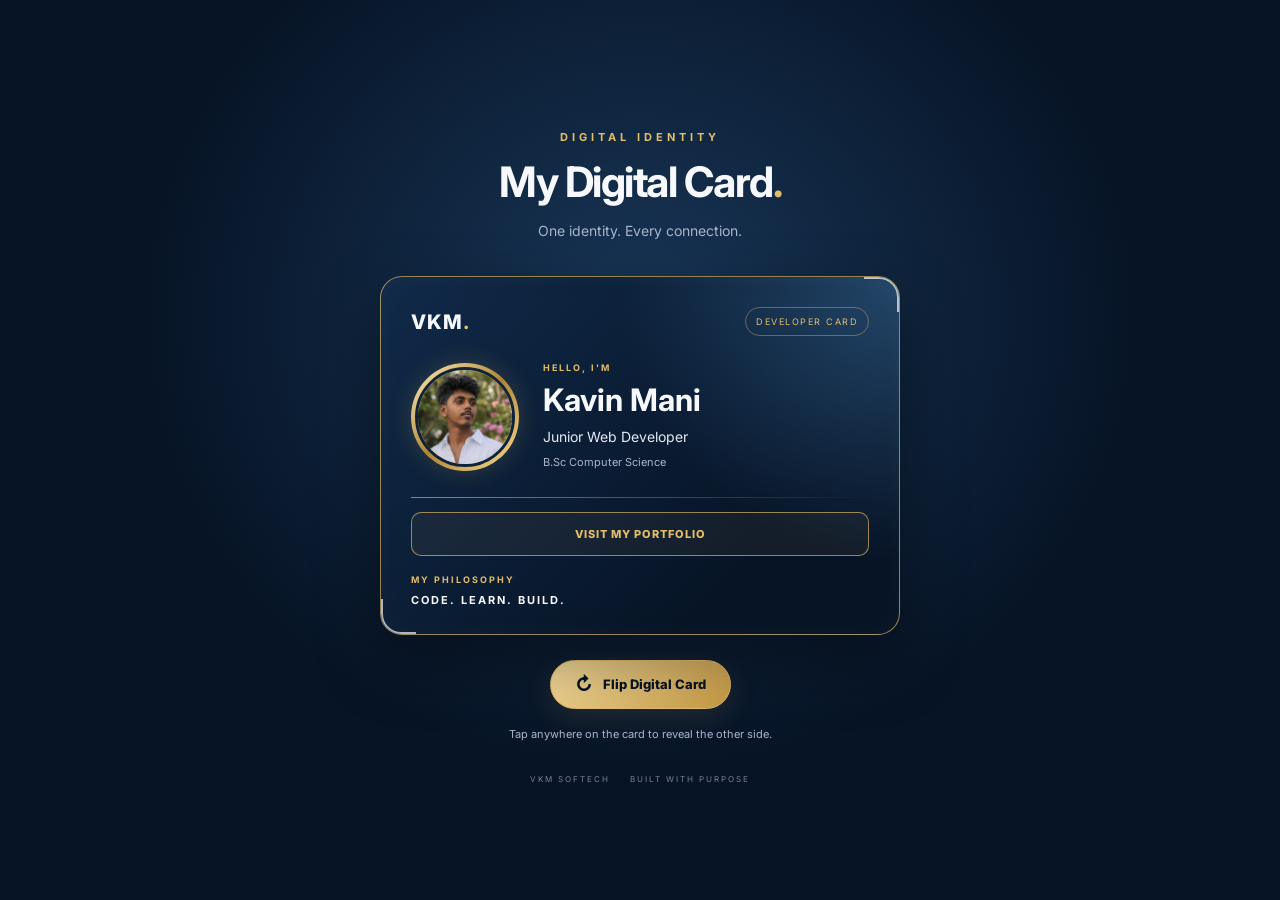
<file: index.html>
<!DOCTYPE html>
<html lang="en">
<head>
  <meta charset="UTF-8">
  <meta name="viewport" content="width=device-width, initial-scale=1.0">

  <meta name="theme-color" content="#071426">
  <meta name="description" content="Kavin Mani's digital profile card and developer links.">

  <title>Kavin Mani | Digital Card</title>
  <link rel="stylesheet" href="style.css">
</head>

<body>
  <main class="page">

    <header class="page-header">
      <p class="eyebrow">DIGITAL IDENTITY</p>
      <h1>My Digital Card<span>.</span></h1>
      <p class="subtitle">One identity. Every connection.</p>
    </header>

    <div class="card-scene" id="cardScene"
         aria-label="Interactive digital business card">

      <div class="card" id="card">

        <!-- FRONT SIDE -->
        <section class="card-face card-front">

          <div class="top-row">
            <span class="brand">VKM<span>.</span></span>
            <span class="chip">DEVELOPER CARD</span>
          </div>

          <div class="profile-section">
            <div class="photo-ring">
              <img
                src="./Kavin.jpg"
                alt="Kavin Mani profile photo"
                class="profile-photo"
              >
            </div>

            <div class="identity">
              <p class="small-label">HELLO, I'M</p>
              <h2>Kavin Mani</h2>
              <p class="role">Junior Web Developer</p>
              <p class="degree">B.Sc Computer Science</p>
            </div>
          </div>

          <div class="divider-line"></div>
          
            <a
                href="./portfolio/Index01.html"
                target="_blank"
                rel="noopener noreferrer"
                class="portfolio-link"
                >
            
                <span>VISIT MY PORTFOLIO</span>
            </a>


          <div class="front-bottom">
            <div>
              <p class="small-label">MY PHILOSOPHY</p>
              <p class="motto">CODE. LEARN. BUILD.</p>
            </div>
          </div>

          <span class="corner corner-one"></span>
          <span class="corner corner-two"></span>
        </section>

        <!-- BACK SIDE -->
        <section class="card-face card-back">

          <div class="top-row">
            <span class="brand">LET'S CONNECT<span>.</span></span>
            <span class="chip">KM · 2026</span>
          </div>

          <p class="back-description">
            Explore my work and connect with me.
          </p>

          <div class="links">

            <a
              href="https://www.linkedin.com/in/kavinmani0707/"
              target="_blank"
              rel="noopener noreferrer"
              class="link-item"
              aria-label="Visit LinkedIn profile"
            >
              <span class="link-icon">in</span>
              <span class="link-text">
                <strong>LinkedIn</strong>
                <small>Professional profile</small>
              </span>
              <span class="arrow">↗</span>
            </a>

            <a
              href="https://github.com/kavinmani08"
              target="_blank"
              rel="noopener noreferrer"
              class="link-item"
              aria-label="Visit GitHub profile"
            >
              <span class="link-icon github-icon">GH</span>
              <span class="link-text">
                <strong>GitHub</strong>
                <small>Projects &amp; repositories</small>
              </span>
              <span class="arrow">↗</span>
            </a>

            <a
              href="mailto:kavinmani0707@gmail.com"
              class="link-item"
              aria-label="Send an email"
            >
              <span class="link-icon">@</span>
              <span class="link-text">
                <strong>Email</strong>
                <small>Let's talk</small>
              </span>
              <span class="arrow">↗</span>
            </a>

          </div>

          <div class="back-footer">
            <span>DESIGNED WITH PURPOSE</span>
            <span>KM © 2026</span>
          </div>

        </section>
      </div>
    </div>

    <button
      type="button"
      class="flip-button"
      id="flipButton"
      aria-controls="card"
      aria-pressed="false"
    >
      <span aria-hidden="true">↻</span>
      <span class="button-label">Flip Digital Card</span>
    </button>

    <p class="hint" id="hint" aria-live="polite">
      Tap anywhere on the card to reveal the other side.
    </p>

    <footer class="page-footer">
      <span>VKM SOFTECH</span>
      <span>BUILT WITH PURPOSE</span>
    </footer>

  </main>

  <script src="./script.js"></script>
</body>
</html>
</file>
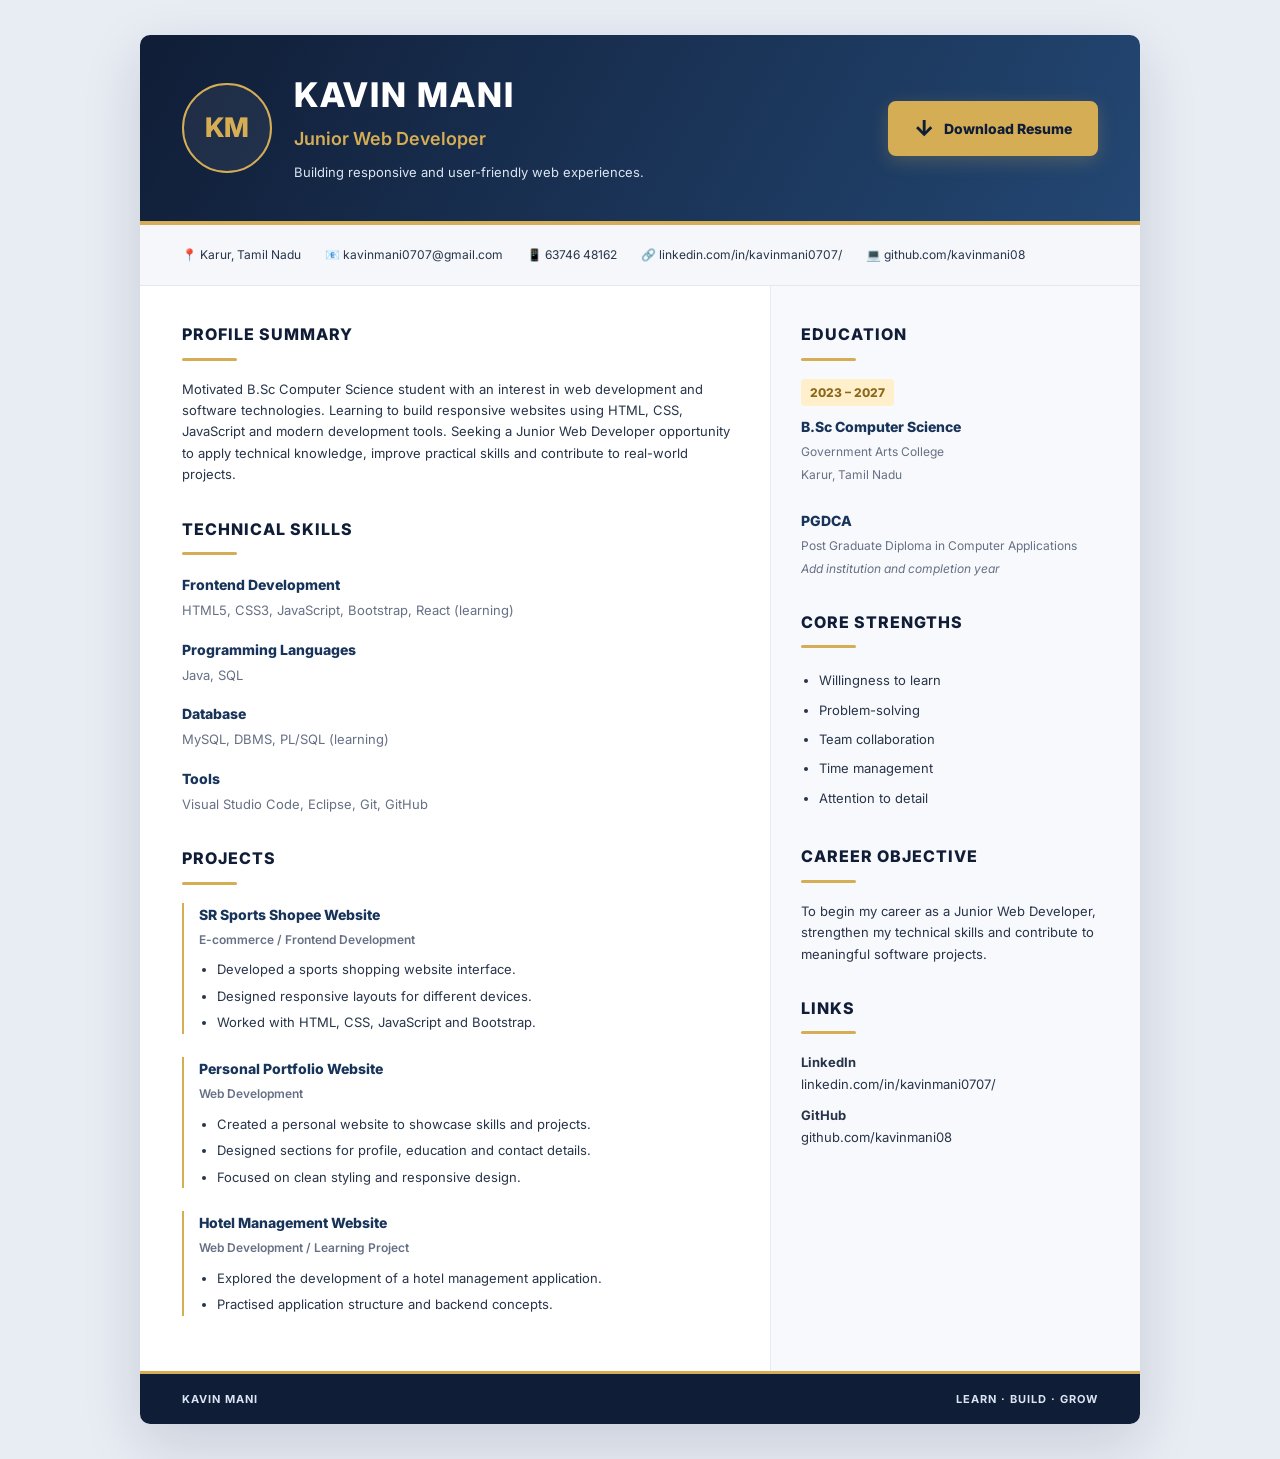
<file: resume/index.html>
<!DOCTYPE html>
<html lang="en">
<head>
    <meta charset="UTF-8">
    <meta name="viewport" content="width=device-width, initial-scale=1.0">

    <title>Kavin Mani | Resume</title>

    <link rel="stylesheet" href="style.css">

    <link rel="preconnect" href="https://fonts.googleapis.com">
    <link href="https://fonts.googleapis.com/css2?family=Inter:wght@400;500;600;700;800&display=swap"
          rel="stylesheet">
</head>

<body>

    <div class="page">

        <!-- HEADER -->
        <header class="header">
            <div class="profile">
                <div class="avatar">KM</div>

                <div>
                    <h1>KAVIN MANI</h1>
                    <h2>Junior Web Developer</h2>
                    <p class="tagline">
                        Building responsive and user-friendly web experiences.
                    </p>
                </div>
            </div>

            
             <a href="./Kavin-Mani-Resume.docx"
   class="download-btn"
   download="Kavin-Mani-Resume.pdf">
    <span>↓</span> Download Resume
</a>

        </header>

        <!-- CONTACT DETAILS -->
        <section class="contact">
            <span>📍 Karur, Tamil Nadu</span>
            <span>📧 kavinmani0707@gmail.com</span>
            <span>📱 63746 48162</span>
            <span>🔗 linkedin.com/in/kavinmani0707/</span>
            <span>💻 github.com/kavinmani08</span>
        </section>

        <div class="content">

            <!-- LEFT COLUMN -->
            <main class="main-content">

                <section class="section">
                    <h3>PROFILE SUMMARY</h3>
                    <div class="gold-line"></div>

                    <p>
                        Motivated B.Sc Computer Science student with an
                        interest in web development and software technologies.
                        Learning to build responsive websites using HTML,
                        CSS, JavaScript and modern development tools.
                        Seeking a Junior Web Developer opportunity to apply
                        technical knowledge, improve practical skills and
                        contribute to real-world projects.
                    </p>
                </section>

                <section class="section">
                    <h3>TECHNICAL SKILLS</h3>
                    <div class="gold-line"></div>

                    <div class="skill">
                        <h4>Frontend Development</h4>
                        <p>HTML5, CSS3, JavaScript, Bootstrap, React (learning)</p>
                    </div>

                    <div class="skill">
                        <h4>Programming Languages</h4>
                        <p>Java, SQL</p>
                    </div>

                    <div class="skill">
                        <h4>Database</h4>
                        <p>MySQL, DBMS, PL/SQL (learning)</p>
                    </div>

                    <div class="skill">
                        <h4>Tools</h4>
                        <p>Visual Studio Code, Eclipse, Git, GitHub</p>
                    </div>
                </section>

                <section class="section">
                    <h3>PROJECTS</h3>
                    <div class="gold-line"></div>

                    <div class="project">
                        <h4>SR Sports Shopee Website</h4>
                        <p class="project-type">E-commerce / Frontend Development</p>
                        <ul>
                            <li>Developed a sports shopping website interface.</li>
                            <li>Designed responsive layouts for different devices.</li>
                            <li>Worked with HTML, CSS, JavaScript and Bootstrap.</li>
                        </ul>
                    </div>

                    <div class="project">
                        <h4>Personal Portfolio Website</h4>
                        <p class="project-type">Web Development</p>
                        <ul>
                            <li>Created a personal website to showcase skills and projects.</li>
                            <li>Designed sections for profile, education and contact details.</li>
                            <li>Focused on clean styling and responsive design.</li>
                        </ul>
                    </div>

                    <div class="project">
                        <h4>Hotel Management Website</h4>
                        <p class="project-type">Web Development / Learning Project</p>
                        <ul>
                            <li>Explored the development of a hotel management application.</li>
                            <li>Practised application structure and backend concepts.</li>
                        </ul>
                    </div>
                </section>

            </main>

            <!-- RIGHT COLUMN -->
            <aside class="sidebar">

                <section class="section">
                    <h3>EDUCATION</h3>
                    <div class="gold-line"></div>

                    <div class="education">
                        <span class="year">2023 – 2027</span>
                        <h4>B.Sc Computer Science</h4>
                        <p>Government Arts College</p>
                        <p>Karur, Tamil Nadu</p>
                    </div>

                    <div class="education">
                        <h4>PGDCA</h4>
                        <p>Post Graduate Diploma in Computer Applications</p>
                        <p class="muted">Add institution and completion year</p>
                    </div>
                </section>

                <section class="section">
                    <h3>CORE STRENGTHS</h3>
                    <div class="gold-line"></div>

                    <ul class="strengths">
                        <li>Willingness to learn</li>
                        <li>Problem-solving</li>
                        <li>Team collaboration</li>
                        <li>Time management</li>
                        <li>Attention to detail</li>
                    </ul>
                </section>

                <section class="section">
                    <h3>CAREER OBJECTIVE</h3>
                    <div class="gold-line"></div>

                    <p>
                        To begin my career as a Junior Web Developer,
                        strengthen my technical skills and contribute
                        to meaningful software projects.
                    </p>
                </section>

                <section class="section">
                    <h3>LINKS</h3>
                    <div class="gold-line"></div>

                    <p>
                        <strong>LinkedIn</strong><br>
                        linkedin.com/in/kavinmani0707/
                    </p>

                    <p>
                        <strong>GitHub</strong><br>
                        github.com/kavinmani08
                    </p>
                </section>

            </aside>

        </div>

        <footer>
            <span>KAVIN MANI</span>
            <span>LEARN · BUILD · GROW</span>
        </footer>

    </div>

</body>
</html>
</file>
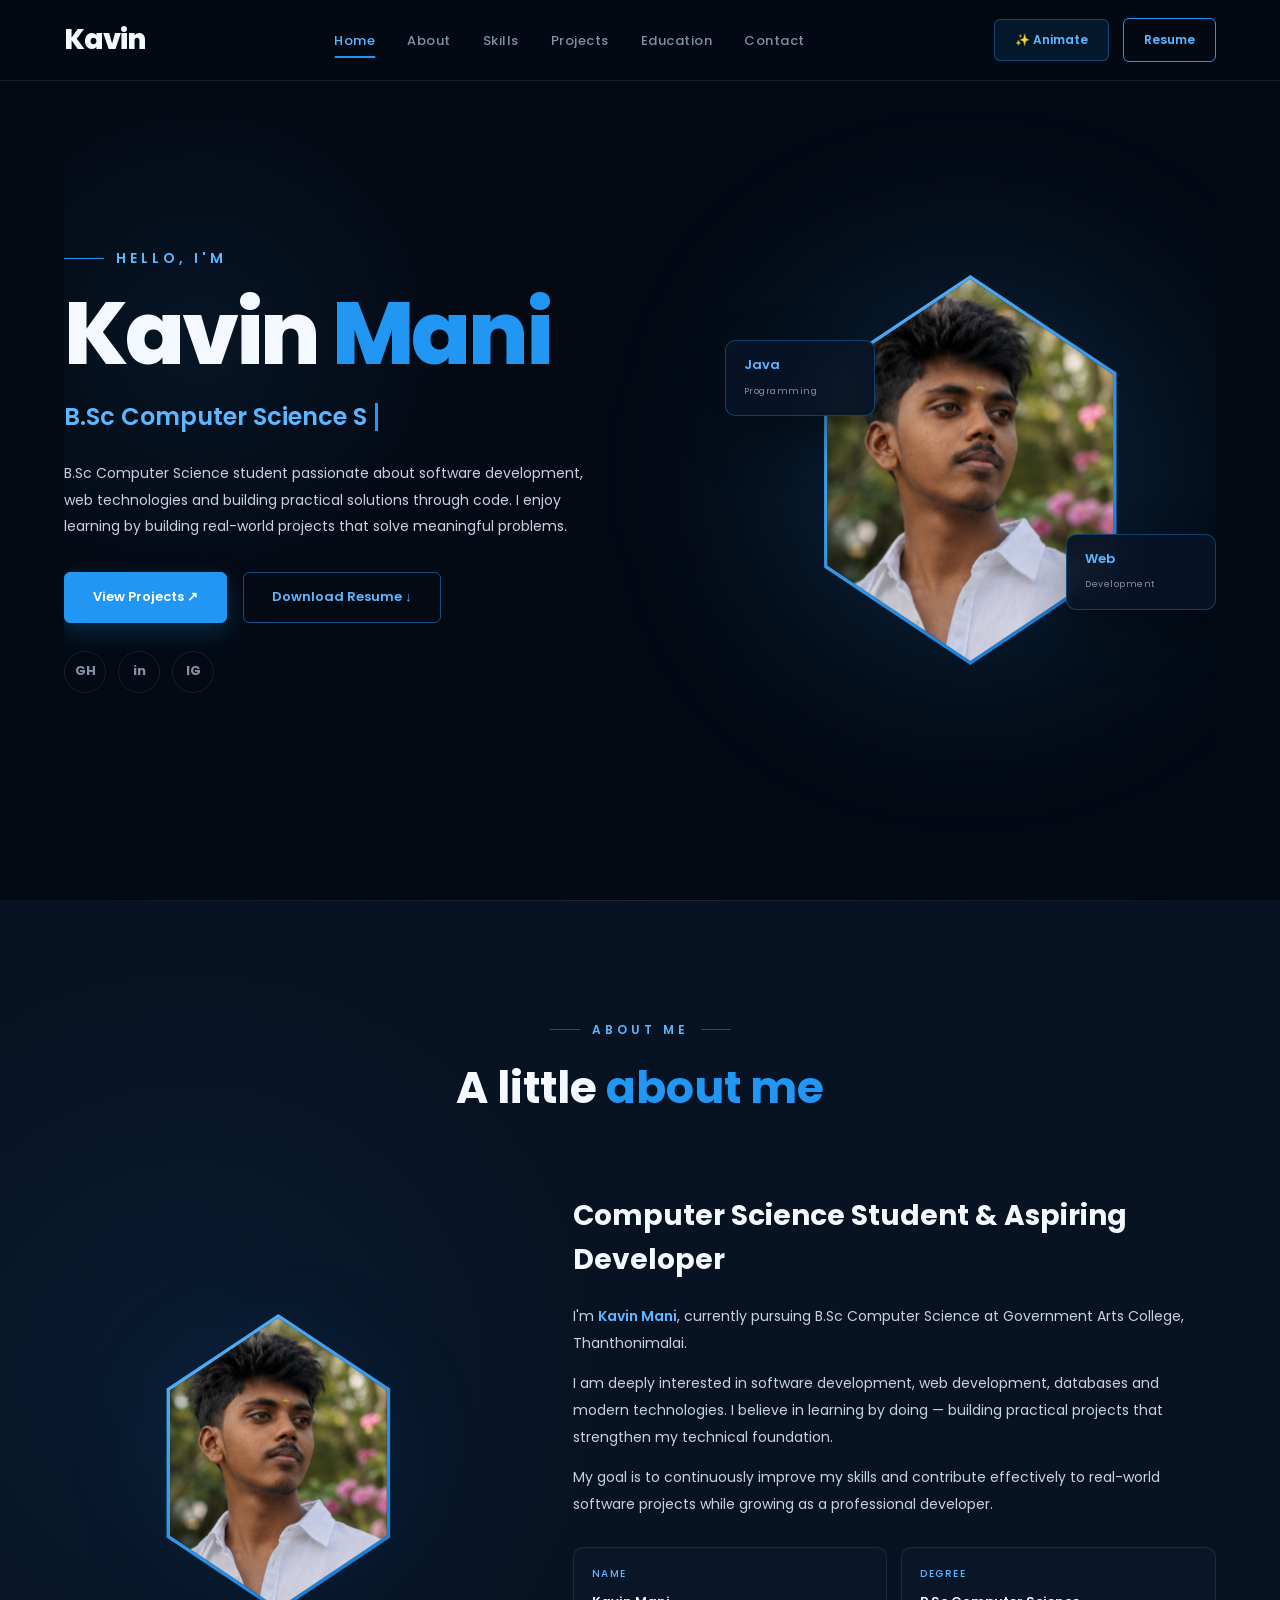
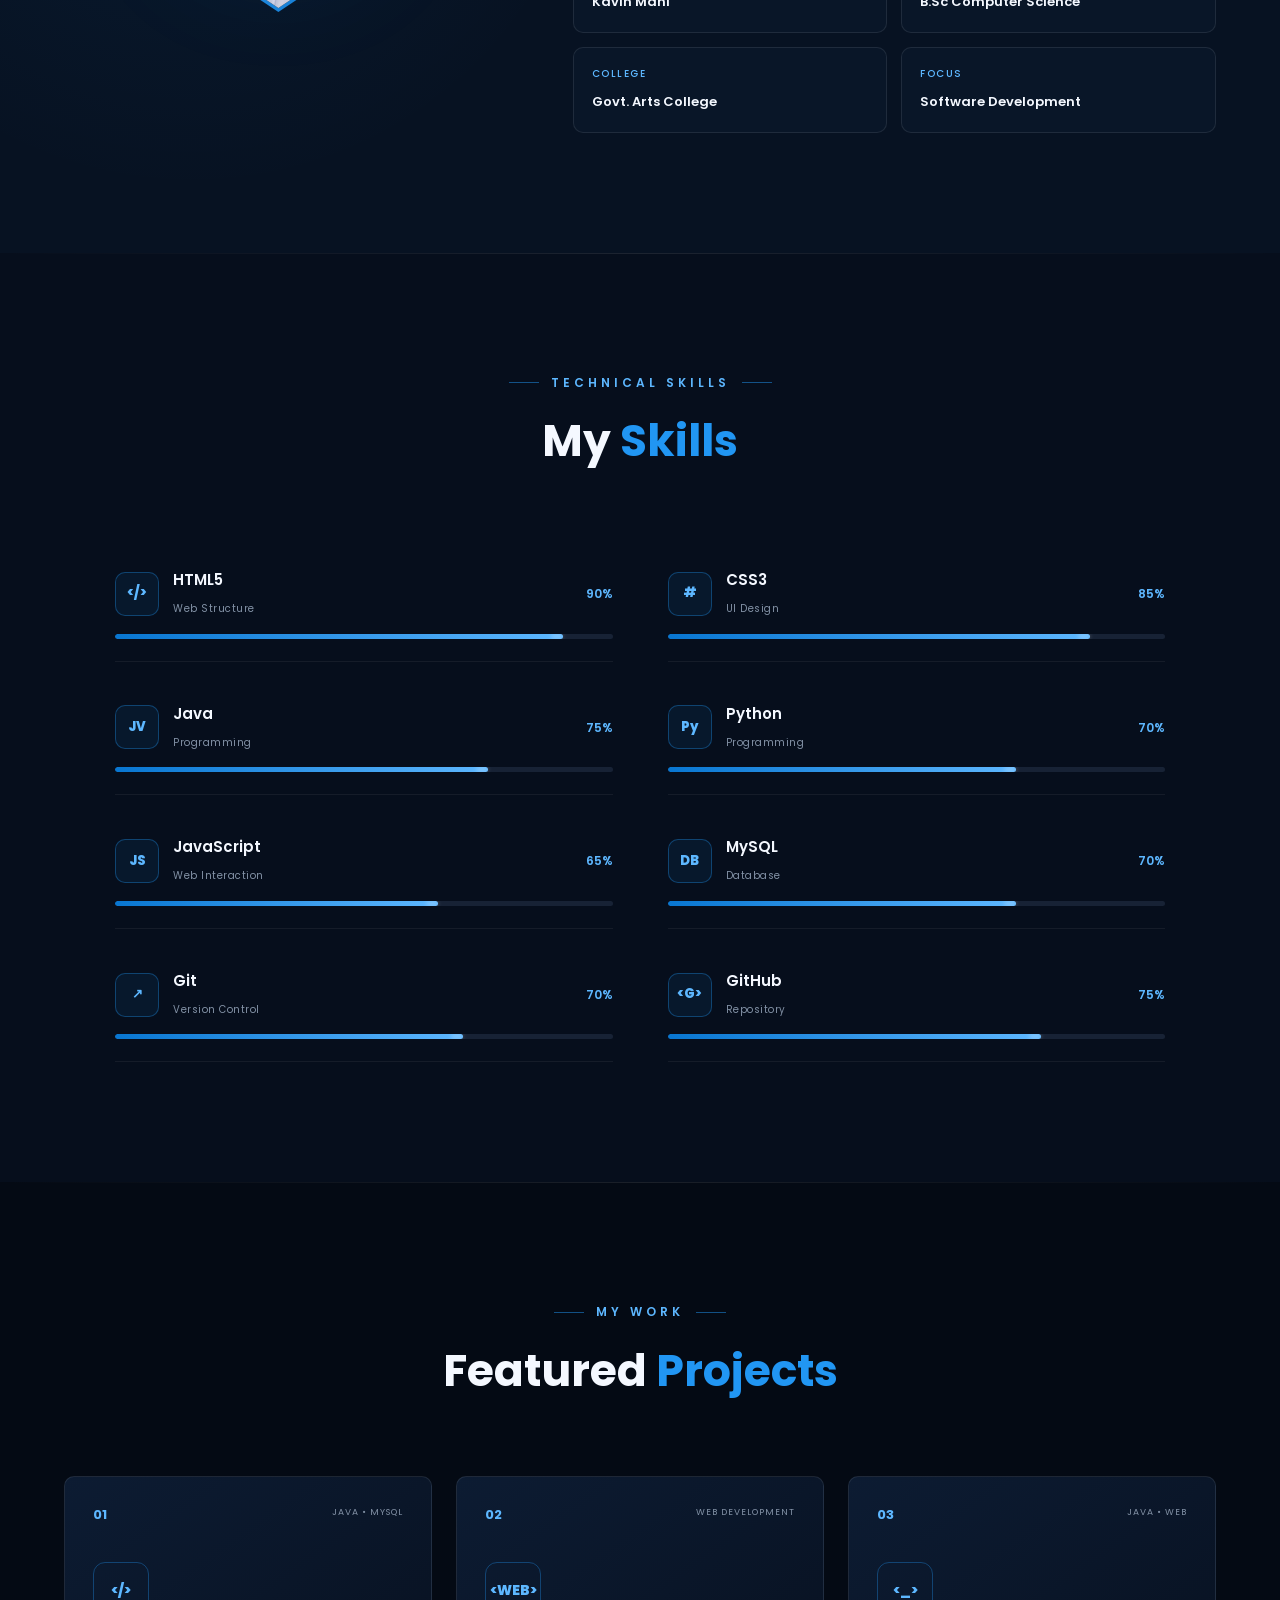
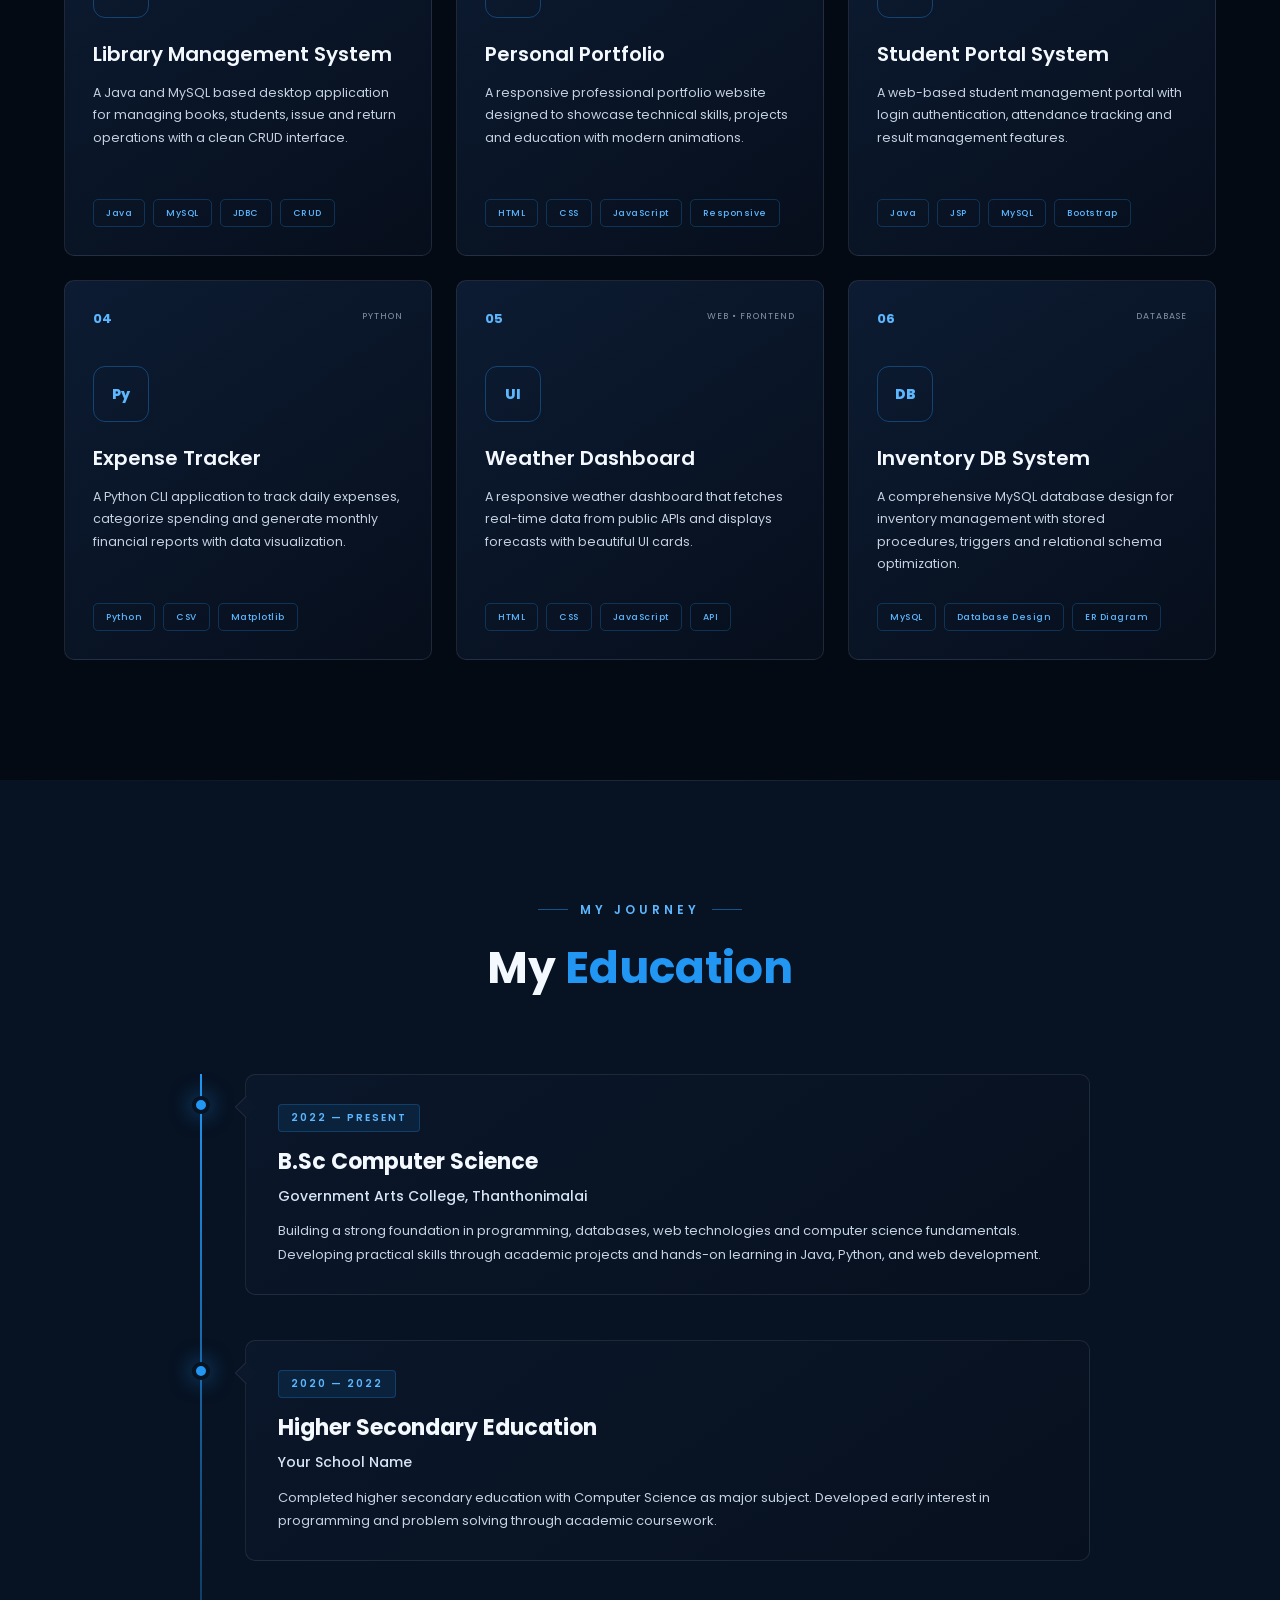
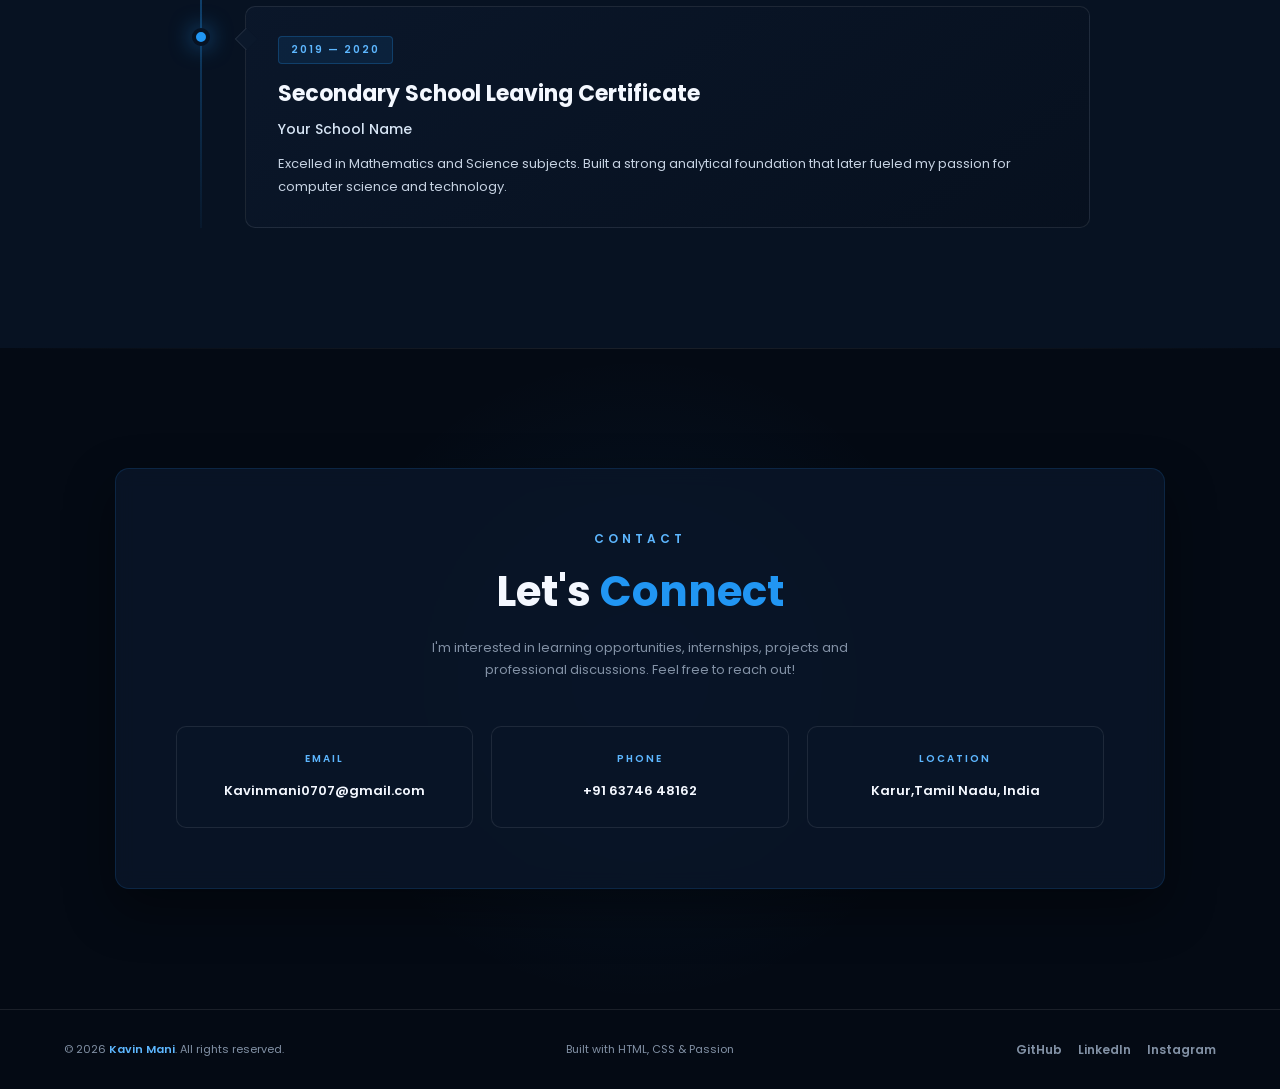
<file: portfolio/Index01.html>
<!DOCTYPE html>
<html lang="en">
<head>
    <meta charset="UTF-8">
    <meta name="viewport" content="width=device-width, initial-scale=1.0">
    <title>Kavin Mani | B.Sc Computer Science Student</title>
    <meta name="description" content="Professional portfolio of Kavin Mani - B.Sc Computer Science student passionate about software development and web technologies.">
    <link rel="preconnect" href="https://fonts.googleapis.com">
    <link rel="preconnect" href="https://fonts.gstatic.com" crossorigin>
    <link href="https://fonts.googleapis.com/css2?family=Poppins:wght@300;400;500;600;700;800&display=swap" rel="stylesheet">
    <style>
        /* ============================================================
           ROOT VARIABLES & THEME
        ============================================================ */
        :root {
            --bg: #040a14;
            --bg2: #071222;
            --card: #0b182b;
            --card-hover: #0d1d33;
            
            --accent: #2196f3;
            --accent-light: #5db7ff;
            --accent-dark: #0876d1;
            --accent-glow: rgba(33, 150, 243, 0.3);
            
            --white: #f4f8ff;
            --heading: #e6f1ff;
            --text: #c6d2e2;
            --muted: #8291a5;
            
            --border: rgba(255, 255, 255, 0.09);
            --border-hover: rgba(33, 150, 243, 0.4);
            
            --shadow-sm: 0 4px 12px rgba(0, 0, 0, 0.2);
            --shadow-md: 0 8px 25px rgba(0, 0, 0, 0.3);
            --shadow-lg: 0 20px 50px rgba(0, 0, 0, 0.4);
            --shadow-glow: 0 8px 30px rgba(33, 150, 243, 0.25);
            
            --transition-fast: 0.25s ease;
            --transition-normal: 0.35s ease;
            --transition-slow: 0.5s ease;
            
            --radius-sm: 6px;
            --radius-md: 10px;
            --radius-lg: 14px;
            --radius-full: 50%;
        }

        /* ============================================================
           RESET & BASE
        ============================================================ */
        *, *::before, *::after {
            margin: 0;
            padding: 0;
            box-sizing: border-box;
        }

        html {
            scroll-behavior: smooth;
            font-size: 16px;
        }

        body {
            font-family: 'Poppins', sans-serif;
            background: var(--bg);
            color: var(--text);
            line-height: 1.6;
            overflow-x: hidden;
            -webkit-font-smoothing: antialiased;
        }

        ::selection {
            background: rgba(33, 150, 243, 0.3);
            color: var(--white);
        }

        ::-webkit-scrollbar {
            width: 8px;
        }

        ::-webkit-scrollbar-track {
            background: var(--bg);
        }

        ::-webkit-scrollbar-thumb {
            background: var(--accent-dark);
            border-radius: 4px;
        }

        ::-webkit-scrollbar-thumb:hover {
            background: var(--accent);
        }

        a {
            text-decoration: none;
            color: inherit;
            transition: var(--transition-fast);
        }

        img {
            max-width: 100%;
            display: block;
        }

        section {
            scroll-margin-top: 90px;
        }

        /* ============================================================
           UTILITY CLASSES
        ============================================================ */
        .container {
            width: 90%;
            max-width: 1250px;
            margin: 0 auto;
        }

        .fade-in {
            opacity: 0;
            transform: translateY(40px);
            transition: opacity 0.8s ease, transform 0.8s ease;
        }

        .fade-in.visible {
            opacity: 1;
            transform: translateY(0);
        }

        .fade-in-left {
            opacity: 0;
            transform: translateX(-50px);
            transition: opacity 0.8s ease, transform 0.8s ease;
        }

        .fade-in-left.visible {
            opacity: 1;
            transform: translateX(0);
        }

        .fade-in-right {
            opacity: 0;
            transform: translateX(50px);
            transition: opacity 0.8s ease, transform 0.8s ease;
        }

        .fade-in-right.visible {
            opacity: 1;
            transform: translateX(0);
        }

        .stagger-1 { transition-delay: 0.1s; }
        .stagger-2 { transition-delay: 0.2s; }
        .stagger-3 { transition-delay: 0.3s; }
        .stagger-4 { transition-delay: 0.4s; }
        .stagger-5 { transition-delay: 0.5s; }
        .stagger-6 { transition-delay: 0.6s; }

        /* ============================================================
           NAVBAR
        ============================================================ */
        .header {
            position: fixed;
            top: 0;
            left: 0;
            width: 100%;
            z-index: 1000;
            background: rgba(4, 10, 20, 0.92);
            backdrop-filter: blur(20px);
            -webkit-backdrop-filter: blur(20px);
            border-bottom: 1px solid var(--border);
            transition: var(--transition-normal);
        }

        .header.scrolled {
            box-shadow: 0 5px 30px rgba(0, 0, 0, 0.4);
            border-bottom-color: rgba(33, 150, 243, 0.15);
        }

        .navbar {
            height: 80px;
            display: flex;
            align-items: center;
            justify-content: space-between;
        }

        .logo {
            font-size: 28px;
            font-weight: 800;
            letter-spacing: -1px;
            color: var(--white);
            position: relative;
        }

        .logo span {
            color: var(--accent);
        }

        .logo::after {
            content: '';
            position: absolute;
            bottom: -4px;
            left: 0;
            width: 0;
            height: 3px;
            background: var(--accent);
            border-radius: 2px;
            transition: width 0.4s ease;
        }

        .logo:hover::after {
            width: 100%;
        }

        .nav-links {
            display: flex;
            gap: 32px;
            list-style: none;
        }

        .nav-links a {
            position: relative;
            color: var(--muted);
            font-size: 13px;
            font-weight: 500;
            letter-spacing: 0.5px;
            padding: 8px 0;
            transition: var(--transition-fast);
        }

        .nav-links a::after {
            content: '';
            position: absolute;
            left: 50%;
            bottom: 0;
            width: 0;
            height: 2px;
            background: var(--accent);
            transform: translateX(-50%);
            transition: width 0.3s ease;
            border-radius: 1px;
        }

        .nav-links a:hover,
        .nav-links a.active {
            color: var(--accent-light);
        }

        .nav-links a:hover::after,
        .nav-links a.active::after {
            width: 100%;
        }

        .nav-actions {
            display: flex;
            align-items: center;
            gap: 14px;
        }

        .btn {
            display: inline-flex;
            align-items: center;
            justify-content: center;
            gap: 8px;
            padding: 11px 20px;
            border-radius: var(--radius-sm);
            font-family: 'Poppins', sans-serif;
            font-size: 12px;
            font-weight: 600;
            cursor: pointer;
            transition: var(--transition-normal);
            border: none;
            outline: none;
        }

        .btn-animate {
            background: rgba(33, 150, 243, 0.1);
            border: 1px solid rgba(33, 150, 243, 0.4);
            color: var(--accent-light);
        }

        .btn-animate:hover {
            background: var(--accent);
            color: white;
            transform: translateY(-3px);
            box-shadow: var(--shadow-glow);
        }

        .btn-resume {
            background: transparent;
            border: 1px solid var(--accent);
            color: var(--accent-light);
        }

        .btn-resume:hover {
            background: var(--accent);
            color: white;
            transform: translateY(-3px);
            box-shadow: var(--shadow-glow);
        }

        .hamburger {
            display: none;
            flex-direction: column;
            gap: 5px;
            cursor: pointer;
            padding: 5px;
            z-index: 1001;
        }

        .hamburger span {
            display: block;
            width: 26px;
            height: 2px;
            background: var(--accent-light);
            border-radius: 2px;
            transition: var(--transition-fast);
        }

        .hamburger.active span:nth-child(1) {
            transform: rotate(45deg) translate(5px, 5px);
        }

        .hamburger.active span:nth-child(2) {
            opacity: 0;
        }

        .hamburger.active span:nth-child(3) {
            transform: rotate(-45deg) translate(5px, -5px);
        }

        /* ============================================================
           HERO SECTION
        ============================================================ */
        .hero {
            min-height: 100vh;
            display: grid;
            grid-template-columns: 1.1fr 0.9fr;
            align-items: center;
            gap: 60px;
            padding-top: 100px;
            padding-bottom: 60px;
            position: relative;
            overflow: hidden;
        }

        .hero::before {
            content: '';
            position: absolute;
            top: 10%;
            left: -10%;
            width: 500px;
            height: 500px;
            background: radial-gradient(circle, rgba(33, 150, 243, 0.08), transparent 70%);
            pointer-events: none;
        }

        .hero-content {
            position: relative;
            z-index: 2;
        }

        .hero-greeting {
            color: var(--accent-light);
            font-size: 14px;
            font-weight: 600;
            letter-spacing: 4px;
            text-transform: uppercase;
            margin-bottom: 18px;
            display: flex;
            align-items: center;
            gap: 12px;
        }

        .hero-greeting::before {
            content: '';
            width: 40px;
            height: 1px;
            background: var(--accent);
        }

        .hero-name {
            font-size: clamp(52px, 7vw, 88px);
            font-weight: 800;
            line-height: 1.05;
            letter-spacing: -3px;
            color: var(--white);
            margin-bottom: 16px;
        }

        .hero-name span {
            color: var(--accent);
            display: inline-block;
            animation: nameGlow 3s ease-in-out infinite;
        }

        @keyframes nameGlow {
            0%, 100% { text-shadow: 0 0 20px rgba(33, 150, 243, 0.2); }
            50% { text-shadow: 0 0 40px rgba(33, 150, 243, 0.6), 0 0 60px rgba(33, 150, 243, 0.3); }
        }

        .hero-role {
            min-height: 42px;
            font-size: 24px;
            font-weight: 600;
            color: var(--heading);
            margin-bottom: 22px;
            display: flex;
            align-items: center;
            gap: 4px;
        }

        .typing-text {
            color: var(--accent-light);
        }

        .cursor {
            display: inline-block;
            width: 3px;
            height: 28px;
            background: var(--accent);
            margin-left: 4px;
            animation: blink 0.8s infinite;
            vertical-align: middle;
        }

        @keyframes blink {
            0%, 100% { opacity: 1; }
            50% { opacity: 0; }
        }

        .hero-desc {
            max-width: 540px;
            color: var(--text);
            font-size: 14px;
            line-height: 1.9;
            margin-bottom: 32px;
        }

        .hero-buttons {
            display: flex;
            gap: 16px;
            margin-bottom: 28px;
            flex-wrap: wrap;
        }

        .btn-primary {
            background: var(--accent);
            color: white;
            padding: 14px 28px;
            font-size: 13px;
            font-weight: 600;
            border-radius: var(--radius-sm);
            box-shadow: 0 8px 25px rgba(33, 150, 243, 0.25);
            border: 1px solid var(--accent);
        }

        .btn-primary:hover {
            background: transparent;
            color: var(--accent-light);
            transform: translateY(-4px);
            box-shadow: 0 12px 35px rgba(33, 150, 243, 0.35);
        }

        .btn-outline {
            background: transparent;
            color: var(--accent-light);
            padding: 14px 28px;
            font-size: 13px;
            font-weight: 600;
            border-radius: var(--radius-sm);
            border: 1px solid rgba(33, 150, 243, 0.5);
        }

        .btn-outline:hover {
            background: rgba(33, 150, 243, 0.1);
            transform: translateY(-4px);
            border-color: var(--accent);
        }

        .hero-social {
            display: flex;
            gap: 12px;
        }

        .hero-social a {
            width: 42px;
            height: 42px;
            display: flex;
            align-items: center;
            justify-content: center;
            border: 1px solid var(--border);
            border-radius: var(--radius-full);
            color: var(--muted);
            font-size: 13px;
            font-weight: 700;
            transition: var(--transition-normal);
        }

        .hero-social a:hover {
            color: var(--accent-light);
            border-color: var(--accent);
            transform: translateY(-5px);
            box-shadow: var(--shadow-glow);
        }

        /* Hero Profile */
        .hero-profile {
            position: relative;
            height: 520px;
            display: flex;
            align-items: center;
            justify-content: center;
        }

        .profile-glow {
            position: absolute;
            width: 380px;
            height: 380px;
            background: rgba(33, 150, 243, 0.18);
            border-radius: 50%;
            filter: blur(90px);
            animation: glowPulse 4s ease-in-out infinite;
        }

        @keyframes glowPulse {
            0%, 100% { opacity: 0.4; transform: scale(0.9); }
            50% { opacity: 0.8; transform: scale(1.1); }
        }

        .hexagon {
            position: relative;
            width: 340px;
            height: 390px;
            padding: 4px;
            background: linear-gradient(145deg, var(--accent-light), var(--accent-dark));
            clip-path: polygon(50% 0%, 93% 25%, 93% 75%, 50% 100%, 7% 75%, 7% 25%);
            z-index: 2;
            animation: photoFloat 5s ease-in-out infinite;
        }

        .hexagon::before {
            content: '';
            position: absolute;
            inset: 4px;
            background: var(--bg2);
            clip-path: inherit;
            z-index: 1;
        }

        .hexagon img {
            position: relative;
            z-index: 3;
            width: 100%;
            height: 100%;
            object-fit: cover;
            object-position: center top;
            clip-path: inherit;
            display: block;
            filter: brightness(0.95) contrast(1.05);
            transition: var(--transition-slow);
        }

        .hexagon:hover img {
            filter: brightness(1.05) contrast(1.1);
        }

        @keyframes photoFloat {
            0%, 100% { transform: translateY(0); }
            50% { transform: translateY(-14px); }
        }

        /* Floating Cards */
        .floating-card {
            position: absolute;
            z-index: 5;
            min-width: 150px;
            padding: 14px 18px;
            background: rgba(8, 20, 38, 0.95);
            border: 1px solid rgba(33, 150, 243, 0.35);
            border-radius: var(--radius-md);
            backdrop-filter: blur(12px);
            box-shadow: var(--shadow-lg);
            animation: cardFloat 4s ease-in-out infinite;
        }

        .floating-card strong {
            display: block;
            color: var(--accent-light);
            font-size: 13px;
            font-weight: 600;
        }

        .floating-card small {
            color: var(--muted);
            font-size: 9px;
            letter-spacing: 0.5px;
        }

        .card-one {
            left: 0;
            top: 130px;
            animation-delay: 0s;
        }

        .card-two {
            right: 0;
            bottom: 120px;
            animation-delay: 1.5s;
        }

        @keyframes cardFloat {
            0%, 100% { transform: translateY(0); }
            50% { transform: translateY(-12px); }
        }

        /* ============================================================
           SECTION HEADING
        ============================================================ */
        .section-heading {
            text-align: center;
            margin-bottom: 70px;
        }

        .section-heading p {
            color: var(--accent-light);
            font-size: 12px;
            font-weight: 600;
            letter-spacing: 4px;
            text-transform: uppercase;
            margin-bottom: 14px;
            display: flex;
            align-items: center;
            justify-content: center;
            gap: 12px;
        }

        .section-heading p::before,
        .section-heading p::after {
            content: '';
            width: 30px;
            height: 1px;
            background: var(--accent);
            opacity: 0.5;
        }

        .section-heading h2 {
            font-size: clamp(32px, 5vw, 44px);
            color: var(--white);
            font-weight: 700;
        }

        .section-heading h2 span {
            color: var(--accent);
        }

        /* ============================================================
           ABOUT SECTION
        ============================================================ */
        .about-section {
            padding: 120px 0;
            background: 
                radial-gradient(circle at 15% 50%, rgba(33, 150, 243, 0.07), transparent 35%),
                var(--bg2);
            position: relative;
        }

        .about-section::before {
            content: '';
            position: absolute;
            top: 0;
            left: 0;
            right: 0;
            height: 1px;
            background: linear-gradient(90deg, transparent, var(--border), transparent);
        }

        .about-container {
            display: grid;
            grid-template-columns: 0.8fr 1.2fr;
            gap: 80px;
            align-items: center;
        }

        .about-photo {
            display: flex;
            justify-content: center;
            position: relative;
        }

        .about-photo::before {
            content: '';
            position: absolute;
            width: 200px;
            height: 200px;
            background: rgba(33, 150, 243, 0.1);
            border-radius: 50%;
            filter: blur(60px);
            top: 50%;
            left: 50%;
            transform: translate(-50%, -50%);
        }

        .hexagon.small {
            width: 260px;
            height: 298px;
        }

        .about-content h3 {
            font-size: 28px;
            color: var(--white);
            margin-bottom: 20px;
            font-weight: 700;
        }

        .about-content > p {
            color: var(--text);
            font-size: 14px;
            line-height: 1.9;
            margin-bottom: 14px;
        }

        .about-content strong {
            color: var(--accent-light);
            font-weight: 600;
        }

        .about-details {
            display: grid;
            grid-template-columns: 1fr 1fr;
            gap: 14px;
            margin-top: 30px;
        }

        .detail-card {
            padding: 18px;
            background: rgba(11, 24, 43, 0.8);
            border: 1px solid var(--border);
            border-radius: var(--radius-md);
            transition: var(--transition-normal);
        }

        .detail-card:hover {
            border-color: var(--accent);
            transform: translateY(-5px);
            box-shadow: var(--shadow-md);
        }

        .detail-card span {
            display: block;
            color: var(--accent-light);
            font-size: 10px;
            text-transform: uppercase;
            letter-spacing: 1.5px;
            margin-bottom: 6px;
            font-weight: 500;
        }

        .detail-card strong {
            color: var(--white);
            font-size: 13px;
            font-weight: 600;
        }

        /* ============================================================
           SKILLS SECTION
        ============================================================ */
        .skills-section {
            padding: 120px 0;
            background: #060e1c;
            position: relative;
        }

        .skills-section::before {
            content: '';
            position: absolute;
            top: 0;
            left: 0;
            right: 0;
            height: 1px;
            background: linear-gradient(90deg, transparent, var(--border), transparent);
        }

        .skills-grid {
            display: grid;
            grid-template-columns: repeat(2, 1fr);
            gap: 18px 55px;
            max-width: 1050px;
            margin: 0 auto;
        }

        .skill-card {
            padding: 22px 0;
            border-bottom: 1px solid rgba(255, 255, 255, 0.06);
            transition: var(--transition-normal);
        }

        .skill-card:hover {
            transform: translateX(10px);
        }

        .skill-header {
            display: flex;
            align-items: center;
            justify-content: space-between;
            margin-bottom: 14px;
        }

        .skill-name {
            display: flex;
            align-items: center;
            gap: 14px;
        }

        .skill-symbol {
            width: 44px;
            height: 44px;
            display: flex;
            align-items: center;
            justify-content: center;
            border-radius: 10px;
            border: 1px solid rgba(33, 150, 243, 0.35);
            background: rgba(33, 150, 243, 0.08);
            color: var(--accent-light);
            font-size: 13px;
            font-weight: 800;
            transition: var(--transition-normal);
            font-family: 'Poppins', sans-serif;
        }

        .skill-card:hover .skill-symbol {
            background: var(--accent);
            color: white;
            transform: rotate(-6deg) scale(1.1);
            box-shadow: 0 0 20px rgba(33, 150, 243, 0.3);
            border-color: var(--accent);
        }

        .skill-name div h3 {
            font-size: 15px;
            color: var(--white);
            font-weight: 600;
            margin-bottom: 2px;
        }

        .skill-name div small {
            color: var(--muted);
            font-size: 10px;
            letter-spacing: 0.5px;
        }

        .skill-header > span {
            color: var(--accent-light);
            font-size: 12px;
            font-weight: 600;
        }

        .progress-track {
            width: 100%;
            height: 5px;
            background: #172235;
            border-radius: 20px;
            overflow: hidden;
            position: relative;
        }

        .progress-fill {
            height: 100%;
            border-radius: 20px;
            background: linear-gradient(90deg, var(--accent-dark), var(--accent-light));
            width: 0;
            transition: width 1.8s cubic-bezier(0.22, 1, 0.36, 1);
            position: relative;
        }

        .progress-fill::after {
            content: '';
            position: absolute;
            right: 0;
            top: 0;
            height: 100%;
            width: 12px;
            background: rgba(255, 255, 255, 0.25);
            border-radius: 20px;
            filter: blur(2px);
        }

        /* ============================================================
           PROJECTS SECTION
        ============================================================ */
        .projects-section {
            padding: 120px 0;
            background: var(--bg);
            position: relative;
        }

        .projects-section::before {
            content: '';
            position: absolute;
            top: 0;
            left: 0;
            right: 0;
            height: 1px;
            background: linear-gradient(90deg, transparent, var(--border), transparent);
        }

        .projects-grid {
            display: grid;
            grid-template-columns: repeat(3, 1fr);
            gap: 24px;
        }

        .project-card {
            position: relative;
            min-height: 380px;
            padding: 28px;
            background: linear-gradient(145deg, rgba(13, 29, 52, 0.95), rgba(7, 15, 28, 0.95));
            border: 1px solid var(--border);
            border-radius: var(--radius-md);
            overflow: hidden;
            transition: var(--transition-slow);
            display: flex;
            flex-direction: column;
        }

        .project-card::before {
            content: '';
            position: absolute;
            top: 0;
            left: -100%;
            width: 100%;
            height: 2px;
            background: var(--accent);
            transition: left 0.6s ease;
        }

        .project-card::after {
            content: '';
            position: absolute;
            bottom: 0;
            right: -100%;
            width: 100%;
            height: 2px;
            background: var(--accent);
            transition: right 0.6s ease;
        }

        .project-card:hover::before {
            left: 100%;
        }

        .project-card:hover::after {
            right: 100%;
        }

        .project-card:hover {
            transform: translateY(-12px);
            border-color: var(--border-hover);
            box-shadow: 0 25px 55px rgba(0, 0, 0, 0.4);
        }

        .project-top {
            display: flex;
            justify-content: space-between;
            align-items: flex-start;
            margin-bottom: 8px;
        }

        .project-number {
            color: var(--accent-light);
            font-size: 13px;
            font-weight: 700;
            font-family: 'Poppins', sans-serif;
        }

        .project-category {
            color: var(--muted);
            font-size: 9px;
            letter-spacing: 1px;
            text-transform: uppercase;
        }

        .project-icon {
            width: 56px;
            height: 56px;
            margin: 28px 0 20px;
            display: flex;
            align-items: center;
            justify-content: center;
            color: var(--accent-light);
            border: 1px solid rgba(33, 150, 243, 0.35);
            border-radius: 12px;
            font-size: 14px;
            font-weight: 800;
            transition: var(--transition-normal);
        }

        .project-card:hover .project-icon {
            background: var(--accent);
            color: white;
            transform: rotate(5deg) scale(1.08);
            box-shadow: 0 0 20px rgba(33, 150, 243, 0.3);
            border-color: var(--accent);
        }

        .project-card h3 {
            font-size: 20px;
            color: var(--white);
            margin-bottom: 12px;
            font-weight: 600;
        }

        .project-card p {
            color: var(--text);
            font-size: 12.5px;
            line-height: 1.8;
            flex: 1;
        }

        .project-tags {
            display: flex;
            flex-wrap: wrap;
            gap: 8px;
            margin-top: 22px;
        }

        .project-tags span {
            padding: 6px 12px;
            color: var(--accent-light);
            border: 1px solid rgba(33, 150, 243, 0.25);
            border-radius: 5px;
            font-size: 9px;
            font-weight: 500;
            letter-spacing: 0.5px;
            transition: var(--transition-fast);
        }

        .project-card:hover .project-tags span {
            border-color: rgba(33, 150, 243, 0.5);
        }

        /* ============================================================
           EDUCATION SECTION
        ============================================================ */
        .education-section {
            padding: 120px 0;
            background: var(--bg2);
            position: relative;
        }

        .education-section::before {
            content: '';
            position: absolute;
            top: 0;
            left: 0;
            right: 0;
            height: 1px;
            background: linear-gradient(90deg, transparent, var(--border), transparent);
        }

        .timeline {
            position: relative;
            max-width: 900px;
            margin: 0 auto;
        }

        .timeline-line {
            position: absolute;
            left: 10px;
            top: 0;
            bottom: 0;
            width: 2px;
            background: linear-gradient(to bottom, var(--accent), rgba(33, 150, 243, 0.05));
        }

        .timeline-item {
            position: relative;
            padding-left: 55px;
            padding-bottom: 45px;
        }

        .timeline-item:last-child {
            padding-bottom: 0;
        }

        .timeline-dot {
            position: absolute;
            left: 2px;
            top: 22px;
            width: 18px;
            height: 18px;
            border-radius: 50%;
            background: var(--accent);
            border: 4px solid var(--bg2);
            box-shadow: 0 0 22px rgba(33, 150, 243, 0.6);
            transition: var(--transition-normal);
        }

        .timeline-item:hover .timeline-dot {
            transform: scale(1.3);
            box-shadow: 0 0 30px rgba(33, 150, 243, 0.9);
        }

        .timeline-content {
            padding: 28px 32px;
            background: linear-gradient(145deg, rgba(11, 24, 43, 0.95), rgba(7, 17, 31, 0.95));
            border: 1px solid var(--border);
            border-radius: var(--radius-md);
            transition: var(--transition-normal);
            position: relative;
        }

        .timeline-content::before {
            content: '';
            position: absolute;
            left: -8px;
            top: 24px;
            width: 16px;
            height: 16px;
            background: var(--card);
            border-left: 1px solid var(--border);
            border-bottom: 1px solid var(--border);
            transform: rotate(45deg);
            transition: var(--transition-normal);
        }

        .timeline-content:hover {
            border-color: var(--border-hover);
            transform: translateX(10px);
        }

        .timeline-content:hover::before {
            border-color: var(--border-hover);
        }

        .timeline-date {
            display: inline-block;
            padding: 5px 12px;
            background: rgba(33, 150, 243, 0.1);
            border: 1px solid rgba(33, 150, 243, 0.25);
            color: var(--accent-light);
            font-size: 10px;
            font-weight: 600;
            letter-spacing: 2px;
            text-transform: uppercase;
            border-radius: 4px;
            margin-bottom: 12px;
        }

        .timeline-content h3 {
            font-size: 22px;
            color: var(--white);
            margin-bottom: 6px;
            font-weight: 700;
        }

        .timeline-content h4 {
            color: #d7e5f5;
            font-size: 14px;
            margin-bottom: 12px;
            font-weight: 500;
        }

        .timeline-content p {
            color: var(--text);
            font-size: 13px;
            line-height: 1.8;
        }

        /* ============================================================
           CONTACT SECTION
        ============================================================ */
        .contact-section {
            padding: 120px 0;
            background: 
                radial-gradient(circle at center, rgba(33, 150, 243, 0.07), transparent 45%),
                var(--bg);
            position: relative;
        }

        .contact-section::before {
            content: '';
            position: absolute;
            top: 0;
            left: 0;
            right: 0;
            height: 1px;
            background: linear-gradient(90deg, transparent, var(--border), transparent);
        }

        .contact-container {
            max-width: 1050px;
            margin: 0 auto;
            padding: 60px;
            background: rgba(10, 22, 40, 0.85);
            border: 1px solid rgba(33, 150, 243, 0.15);
            border-radius: var(--radius-lg);
            box-shadow: var(--shadow-lg);
            backdrop-filter: blur(10px);
        }

        .contact-heading {
            text-align: center;
            margin-bottom: 45px;
        }

        .contact-heading > p:first-child {
            color: var(--accent-light);
            font-size: 12px;
            font-weight: 600;
            letter-spacing: 4px;
            text-transform: uppercase;
            margin-bottom: 10px;
        }

        .contact-heading h2 {
            font-size: 42px;
            color: var(--white);
            margin-bottom: 12px;
        }

        .contact-heading h2 span {
            color: var(--accent);
        }

        .contact-text {
            color: var(--muted);
            font-size: 13px;
            max-width: 450px;
            margin: 0 auto;
            line-height: 1.7;
        }

        .contact-info {
            display: grid;
            grid-template-columns: repeat(3, 1fr);
            gap: 18px;
        }

        .contact-card {
            padding: 24px;
            background: #081426;
            border: 1px solid var(--border);
            border-radius: var(--radius-md);
            text-align: center;
            transition: var(--transition-normal);
        }

        .contact-card:hover {
            border-color: var(--accent);
            transform: translateY(-6px);
            box-shadow: var(--shadow-glow);
        }

        .contact-card span {
            display: block;
            color: var(--accent-light);
            font-size: 10px;
            font-weight: 600;
            letter-spacing: 2px;
            text-transform: uppercase;
            margin-bottom: 10px;
        }

        .contact-card strong {
            color: var(--white);
            font-size: 13px;
            font-weight: 600;
            word-break: break-word;
        }

        .contact-card a {
            color: var(--white);
            transition: var(--transition-fast);
        }

        .contact-card a:hover {
            color: var(--accent-light);
        }

        /* ============================================================
           FOOTER
        ============================================================ */
        .footer {
            padding: 30px 5%;
            display: flex;
            align-items: center;
            justify-content: space-between;
            border-top: 1px solid var(--border);
            color: var(--muted);
            font-size: 11px;
            background: var(--bg);
        }

        .footer span {
            color: var(--accent-light);
            font-weight: 600;
        }

        .footer-social {
            display: flex;
            gap: 16px;
        }

        .footer-social a {
            color: var(--muted);
            font-size: 12px;
            font-weight: 600;
            transition: var(--transition-fast);
        }

        .footer-social a:hover {
            color: var(--accent-light);
        }

        /* ============================================================
           SPECIAL ANIMATE EFFECT
        ============================================================ */
        .animate-page .hero-content {
            animation: specialLeft 0.9s ease both;
        }

        .animate-page .hero-profile {
            animation: specialRight 0.9s ease both;
        }

        .animate-page .project-card {
            animation: cardPop 0.7s ease backwards;
        }

        .animate-page .skill-card {
            animation: skillSlide 0.7s ease backwards;
        }

        .animate-page .timeline-content {
            animation: cardPop 0.8s ease;
        }

        .animate-page .contact-container {
            animation: cardPop 0.8s ease;
        }

        .animate-page .about-photo {
            animation: specialLeft 0.8s ease;
        }

        .animate-page .about-content {
            animation: specialRight 0.8s ease;
        }

        @keyframes specialLeft {
            from { opacity: 0; transform: translateX(-80px); }
            to { opacity: 1; transform: translateX(0); }
        }

        @keyframes specialRight {
            from { opacity: 0; transform: translateX(80px); }
            to { opacity: 1; transform: translateX(0); }
        }

        @keyframes cardPop {
            from { opacity: 0; transform: translateY(35px) scale(0.96); }
            to { opacity: 1; transform: translateY(0) scale(1); }
        }

        @keyframes skillSlide {
            from { opacity: 0; transform: translateX(-40px); }
            to { opacity: 1; transform: translateX(0); }
        }

        /* ============================================================
           MOBILE RESPONSIVE
        ============================================================ */
        @media (max-width: 1000px) {
            .hero {
                grid-template-columns: 1fr;
                text-align: center;
                padding-top: 140px;
                gap: 50px;
            }

            .hero-greeting {
                justify-content: center;
            }

            .hero-desc {
                margin: 0 auto 32px;
            }

            .hero-buttons,
            .hero-social {
                justify-content: center;
            }

            .hero-profile {
                height: 440px;
            }

            .hexagon {
                width: 300px;
                height: 345px;
            }

            .floating-card {
                min-width: 120px;
                padding: 10px 14px;
            }

            .about-container {
                grid-template-columns: 1fr;
                text-align: center;
                gap: 50px;
            }

            .about-details {
                max-width: 500px;
                margin: 30px auto 0;
            }

            .projects-grid {
                grid-template-columns: repeat(2, 1fr);
            }

            .contact-info {
                grid-template-columns: repeat(2, 1fr);
            }
        }

        @media (max-width: 768px) {
            .navbar {
                height: auto;
                padding: 14px 0;
                flex-wrap: wrap;
                position: relative;
            }

            .logo {
                width: auto;
            }

            .hamburger {
                display: flex;
            }

            .nav-links {
                position: fixed;
                top: 70px;
                right: -100%;
                width: 100%;
                height: calc(100vh - 70px);
                background: rgba(4, 10, 20, 0.98);
                backdrop-filter: blur(20px);
                flex-direction: column;
                align-items: center;
                justify-content: flex-start;
                padding-top: 60px;
                gap: 30px;
                transition: right 0.4s ease;
                z-index: 999;
            }

            .nav-links.active {
                right: 0;
            }

            .nav-links a {
                font-size: 16px;
            }

            .nav-actions {
                display: none;
            }

            .hero-name {
                font-size: 48px;
                letter-spacing: -2px;
            }

            .hero-role {
                font-size: 18px;
                justify-content: center;
            }

            .hexagon {
                width: 260px;
                height: 298px;
            }

            .card-one {
                left: -10px;
                top: 100px;
            }

            .card-two {
                right: -10px;
                bottom: 100px;
            }

            .skills-grid {
                grid-template-columns: 1fr;
                width: 95%;
                margin: 0 auto;
            }

            .projects-grid {
                grid-template-columns: 1fr;
            }

            .about-details {
                grid-template-columns: 1fr;
            }

            .contact-container {
                padding: 40px 24px;
            }

            .contact-info {
                grid-template-columns: 1fr;
            }

            .section-heading h2 {
                font-size: 32px;
            }

            .footer {
                flex-direction: column;
                gap: 10px;
                text-align: center;
            }
        }

        @media (max-width: 480px) {
            .hero-name {
                font-size: 40px;
            }

            .hexagon {
                width: 220px;
                height: 252px;
            }

            .floating-card {
                display: none;
            }

            .hero-buttons {
                flex-direction: column;
                align-items: center;
            }

            .btn-primary,
            .btn-outline {
                width: 100%;
                max-width: 280px;
            }
        }
    </style>
</head>
<body>

    <!-- ============================================================
         HEADER / NAVBAR
    ============================================================ -->
    <header class="header" id="header">
        <nav class="navbar container">
            <a href="#home" class="logo">Kavin<span></span></a>
            
            <ul class="nav-links" id="navLinks">
                <li><a href="#home" class="active">Home</a></li>
                <li><a href="#about">About</a></li>
                <li><a href="#skills">Skills</a></li>
                <li><a href="#projects">Projects</a></li>
                <li><a href="#education">Education</a></li>
                <li><a href="#contact">Contact</a></li>
            </ul>

          
<div class="nav-actions">
    <button class="btn btn-animate" onclick="triggerAnimation()">
        ✨ Animate
    </button>

    <a href="../resume/index.html" target="_blank" class="btn btn-resume">
        Resume
    </a>
</div>


            <div class="hamburger" id="hamburger" onclick="toggleMenu()">
                <span></span>
                <span></span>
                <span></span>
            </div>
        </nav>
    </header>

    <!-- ============================================================
         HERO SECTION
    ============================================================ -->
    <section id="home" class="hero container">
        <div class="hero-content fade-in-left">
            <p class="hero-greeting">Hello, I'm</p>
            <h1 class="hero-name">Kavin <span>Mani</span></h1>
            <div class="hero-role">
                <span class="typing-text" id="typing"></span><span class="cursor"></span>
            </div>
            <p class="hero-desc">
                B.Sc Computer Science student passionate about software development, 
                web technologies and building practical solutions through code. I enjoy 
                learning by building real-world projects that solve meaningful problems.
            </p>
            <div class="hero-buttons">
                <a href="#projects" class="btn-primary">View Projects ↗</a>
                <a href="resume.pdf" download class="btn-outline">Download Resume ↓</a>
            </div>
            <div class="hero-social">
                <a href="#" aria-label="GitHub">GH</a>
                <a href="#" aria-label="LinkedIn">in</a>
                <a href="#" aria-label="Instagram">IG</a>
            </div>
        </div>

        <div class="hero-profile fade-in-right">
            <div class="profile-glow"></div>
            <div class="hexagon">
               <img src="../Kavin.jpg" alt="Kavin Mani profile photo">
            </div>
            <div class="floating-card card-one">
                <strong>Java</strong>
                <small>Programming</small>
            </div>
            <div class="floating-card card-two">
                <strong>Web</strong>
                <small>Development</small>
            </div>
        </div>
    </section>

    <!-- ============================================================
         ABOUT SECTION
    ============================================================ -->
    <section id="about" class="about-section">
        <div class="container">
            <div class="section-heading fade-in">
                <p>About Me</p>
                <h2>A little <span>about me</span></h2>
            </div>

            <div class="about-container">
                <div class="about-photo fade-in-left">
                    <div class="hexagon small">
                        <img src="../Kavin.jpg" alt="Kavin Mani">
                    </div>
                </div>
                <div class="about-content fade-in-right">
                    <h3>Computer Science Student & Aspiring Developer</h3>
                    <p>
                        I'm <strong>Kavin Mani</strong>, currently pursuing B.Sc Computer 
                        Science at Government Arts College, Thanthonimalai.
                    </p>
                    <p>
                        I am deeply interested in software development, web development, 
                        databases and modern technologies. I believe in learning by doing — 
                        building practical projects that strengthen my technical foundation.
                    </p>
                    <p>
                        My goal is to continuously improve my skills and contribute 
                        effectively to real-world software projects while growing as a 
                        professional developer.
                    </p>
                    <div class="about-details">
                        <div class="detail-card stagger-1">
                            <span>Name</span>
                            <strong>Kavin Mani</strong>
                        </div>
                        <div class="detail-card stagger-2">
                            <span>Degree</span>
                            <strong>B.Sc Computer Science</strong>
                        </div>
                        <div class="detail-card stagger-3">
                            <span>College</span>
                            <strong>Govt. Arts College</strong>
                        </div>
                        <div class="detail-card stagger-4">
                            <span>Focus</span>
                            <strong>Software Development</strong>
                        </div>
                    </div>
                </div>
            </div>
        </div>
    </section>

    <!-- ============================================================
         SKILLS SECTION
    ============================================================ -->
    <section id="skills" class="skills-section">
        <div class="container">
            <div class="section-heading fade-in">
                <p>Technical Skills</p>
                <h2>My <span>Skills</span></h2>
            </div>

            <div class="skills-grid">
                <!-- HTML -->
                <div class="skill-card fade-in stagger-1">
                    <div class="skill-header">
                        <div class="skill-name">
                            <div class="skill-symbol">&lt;/&gt;</div>
                            <div>
                                <h3>HTML5</h3>
                                <small>Web Structure</small>
                            </div>
                        </div>
                        <span>90%</span>
                    </div>
                    <div class="progress-track">
                        <div class="progress-fill" data-width="90"></div>
                    </div>
                </div>

                <!-- CSS -->
                <div class="skill-card fade-in stagger-2">
                    <div class="skill-header">
                        <div class="skill-name">
                            <div class="skill-symbol">#</div>
                            <div>
                                <h3>CSS3</h3>
                                <small>UI Design</small>
                            </div>
                        </div>
                        <span>85%</span>
                    </div>
                    <div class="progress-track">
                        <div class="progress-fill" data-width="85"></div>
                    </div>
                </div>

                <!-- Java -->
                <div class="skill-card fade-in stagger-3">
                    <div class="skill-header">
                        <div class="skill-name">
                            <div class="skill-symbol">JV</div>
                            <div>
                                <h3>Java</h3>
                                <small>Programming</small>
                            </div>
                        </div>
                        <span>75%</span>
                    </div>
                    <div class="progress-track">
                        <div class="progress-fill" data-width="75"></div>
                    </div>
                </div>

                <!-- Python -->
                <div class="skill-card fade-in stagger-4">
                    <div class="skill-header">
                        <div class="skill-name">
                            <div class="skill-symbol">Py</div>
                            <div>
                                <h3>Python</h3>
                                <small>Programming</small>
                            </div>
                        </div>
                        <span>70%</span>
                    </div>
                    <div class="progress-track">
                        <div class="progress-fill" data-width="70"></div>
                    </div>
                </div>

                <!-- JavaScript -->
                <div class="skill-card fade-in stagger-5">
                    <div class="skill-header">
                        <div class="skill-name">
                            <div class="skill-symbol">JS</div>
                            <div>
                                <h3>JavaScript</h3>
                                <small>Web Interaction</small>
                            </div>
                        </div>
                        <span>65%</span>
                    </div>
                    <div class="progress-track">
                        <div class="progress-fill" data-width="65"></div>
                    </div>
                </div>

                <!-- MySQL -->
                <div class="skill-card fade-in stagger-6">
                    <div class="skill-header">
                        <div class="skill-name">
                            <div class="skill-symbol">DB</div>
                            <div>
                                <h3>MySQL</h3>
                                <small>Database</small>
                            </div>
                        </div>
                        <span>70%</span>
                    </div>
                    <div class="progress-track">
                        <div class="progress-fill" data-width="70"></div>
                    </div>
                </div>

                <!-- Git -->
                <div class="skill-card fade-in stagger-1">
                    <div class="skill-header">
                        <div class="skill-name">
                            <div class="skill-symbol">↗</div>
                            <div>
                                <h3>Git</h3>
                                <small>Version Control</small>
                            </div>
                        </div>
                        <span>70%</span>
                    </div>
                    <div class="progress-track">
                        <div class="progress-fill" data-width="70"></div>
                    </div>
                </div>

                <!-- GitHub -->
                <div class="skill-card fade-in stagger-2">
                    <div class="skill-header">
                        <div class="skill-name">
                            <div class="skill-symbol">&lt;G&gt;</div>
                            <div>
                                <h3>GitHub</h3>
                                <small>Repository</small>
                            </div>
                        </div>
                        <span>75%</span>
                    </div>
                    <div class="progress-track">
                        <div class="progress-fill" data-width="75"></div>
                    </div>
                </div>
            </div>
        </div>
    </section>

    <!-- ============================================================
         PROJECTS SECTION
    ============================================================ -->
    <section id="projects" class="projects-section">
        <div class="container">
            <div class="section-heading fade-in">
                <p>My Work</p>
                <h2>Featured <span>Projects</span></h2>
            </div>

            <div class="projects-grid">
                <!-- Project 1 -->
                <article class="project-card fade-in stagger-1">
                    <div class="project-top">
                        <span class="project-number">01</span>
                        <span class="project-category">Java • MySQL</span>
                    </div>
                    <div class="project-icon">&lt;/&gt;</div>
                    <h3>Library Management System</h3>
                    <p>
                        A Java and MySQL based desktop application for managing books, 
                        students, issue and return operations with a clean CRUD interface.
                    </p>
                    <div class="project-tags">
                        <span>Java</span>
                        <span>MySQL</span>
                        <span>JDBC</span>
                        <span>CRUD</span>
                    </div>
                </article>

                <!-- Project 2 -->
                <article class="project-card fade-in stagger-2">
                    <div class="project-top">
                        <span class="project-number">02</span>
                        <span class="project-category">Web Development</span>
                    </div>
                    <div class="project-icon">&lt;WEB&gt;</div>
                    <h3>Personal Portfolio</h3>
                    <p>
                        A responsive professional portfolio website designed to showcase 
                        technical skills, projects and education with modern animations.
                    </p>
                    <div class="project-tags">
                        <span>HTML</span>
                        <span>CSS</span>
                        <span>JavaScript</span>
                        <span>Responsive</span>
                    </div>
                </article>

                <!-- Project 3 -->
                <article class="project-card fade-in stagger-3">
                    <div class="project-top">
                        <span class="project-number">03</span>
                        <span class="project-category">Java • Web</span>
                    </div>
                    <div class="project-icon">&lt;_&gt;</div>
                    <h3>Student Portal System</h3>
                    <p>
                        A web-based student management portal with login authentication, 
                        attendance tracking and result management features.
                    </p>
                    <div class="project-tags">
                        <span>Java</span>
                        <span>JSP</span>
                        <span>MySQL</span>
                        <span>Bootstrap</span>
                    </div>
                </article>

                <!-- Project 4 -->
                <article class="project-card fade-in stagger-4">
                    <div class="project-top">
                        <span class="project-number">04</span>
                        <span class="project-category">Python</span>
                    </div>
                    <div class="project-icon">Py</div>
                    <h3>Expense Tracker</h3>
                    <p>
                        A Python CLI application to track daily expenses, categorize 
                        spending and generate monthly financial reports with data visualization.
                    </p>
                    <div class="project-tags">
                        <span>Python</span>
                        <span>CSV</span>
                        <span>Matplotlib</span>
                    </div>
                </article>

                <!-- Project 5 -->
                <article class="project-card fade-in stagger-5">
                    <div class="project-top">
                        <span class="project-number">05</span>
                        <span class="project-category">Web • Frontend</span>
                    </div>
                    <div class="project-icon">UI</div>
                    <h3>Weather Dashboard</h3>
                    <p>
                        A responsive weather dashboard that fetches real-time data from 
                        public APIs and displays forecasts with beautiful UI cards.
                    </p>
                    <div class="project-tags">
                        <span>HTML</span>
                        <span>CSS</span>
                        <span>JavaScript</span>
                        <span>API</span>
                    </div>
                </article>

                <!-- Project 6 -->
                <article class="project-card fade-in stagger-6">
                    <div class="project-top">
                        <span class="project-number">06</span>
                        <span class="project-category">Database</span>
                    </div>
                    <div class="project-icon">DB</div>
                    <h3>Inventory DB System</h3>
                    <p>
                        A comprehensive MySQL database design for inventory management 
                        with stored procedures, triggers and relational schema optimization.
                    </p>
                    <div class="project-tags">
                        <span>MySQL</span>
                        <span>Database Design</span>
                        <span>ER Diagram</span>
                    </div>
                </article>
            </div>
        </div>
    </section>

    <!-- ============================================================
         EDUCATION SECTION
    ============================================================ -->
    <section id="education" class="education-section">
        <div class="container">
            <div class="section-heading fade-in">
                <p>My Journey</p>
                <h2>My <span>Education</span></h2>
            </div>

            <div class="timeline">
                <div class="timeline-line"></div>

                <!-- College -->
                <div class="timeline-item fade-in">
                    <div class="timeline-dot"></div>
                    <div class="timeline-content">
                        <span class="timeline-date">2022 — Present</span>
                        <h3>B.Sc Computer Science</h3>
                        <h4>Government Arts College, Thanthonimalai</h4>
                        <p>
                            Building a strong foundation in programming, databases, web 
                            technologies and computer science fundamentals. Developing 
                            practical skills through academic projects and hands-on learning 
                            in Java, Python, and web development.
                        </p>
                    </div>
                </div>

                <!-- 12th -->
                <div class="timeline-item fade-in">
                    <div class="timeline-dot"></div>
                    <div class="timeline-content">
                        <span class="timeline-date">2020 — 2022</span>
                        <h3>Higher Secondary Education</h3>
                        <h4>Your School Name</h4>
                        <p>
                            Completed higher secondary education with Computer Science as 
                            major subject. Developed early interest in programming and 
                            problem solving through academic coursework.
                        </p>
                    </div>
                </div>

                <!-- 10th -->
                <div class="timeline-item fade-in">
                    <div class="timeline-dot"></div>
                    <div class="timeline-content">
                        <span class="timeline-date">2019 — 2020</span>
                        <h3>Secondary School Leaving Certificate</h3>
                        <h4>Your School Name</h4>
                        <p>
                            Excelled in Mathematics and Science subjects. Built a strong 
                            analytical foundation that later fueled my passion for 
                            computer science and technology.
                        </p>
                    </div>
                </div>
            </div>
        </div>
    </section>

    <!-- ============================================================
         CONTACT SECTION
    ============================================================ -->
    <section id="contact" class="contact-section">
        <div class="container">
            <div class="contact-container fade-in">
                <div class="contact-heading">
                    <p>Contact</p>
                    <h2>Let's <span>Connect</span></h2>
                    <p class="contact-text">
                        I'm interested in learning opportunities, internships, projects 
                        and professional discussions. Feel free to reach out!
                    </p>
                </div>

                <div class="contact-info">
                    <div class="contact-card">
                        <span>Email</span>
                        <strong><a href="mailto:yourmail@gmail.com">Kavinmani0707@gmail.com</a></strong>
                    </div>
                    <div class="contact-card">
                        <span>Phone</span>
                        <strong>+91 63746 48162</strong>
                    </div>
                    <div class="contact-card">
                        <span>Location</span>
                        <strong>Karur,Tamil Nadu, India</strong>
                    </div>
                </div>
            </div>
        </div>
    </section>

    <!-- ============================================================
         FOOTER
    ============================================================ -->
    <footer class="footer">
        <p>© 2026 <span>Kavin Mani</span>. All rights reserved.</p>
        <p>Built with HTML, CSS & Passion</p>
        <div class="footer-social">
            <a href="#">GitHub</a>
            <a href="#">LinkedIn</a>
            <a href="#">Instagram</a>
        </div>
    </footer>

    <!-- ============================================================
         JAVASCRIPT
    ============================================================ -->
    <script>
        // ===== TYPING ANIMATION (Cycling Multiple Roles) =====
        const roles = [
            "B.Sc Computer Science Student",
            "Aspiring Software Developer", 
            "Web Development Enthusiast",
            "Problem Solver"
        ];
        let roleIndex = 0;
        let charIndex = 0;
        let isDeleting = false;
        const typingElement = document.getElementById('typing');

        function typeEffect() {
            const currentRole = roles[roleIndex];
            
            if (isDeleting) {
                typingElement.textContent = currentRole.substring(0, charIndex - 1);
                charIndex--;
            } else {
                typingElement.textContent = currentRole.substring(0, charIndex + 1);
                charIndex++;
            }

            let speed = isDeleting ? 45 : 95;

            if (!isDeleting && charIndex === currentRole.length) {
                speed = 2000;
                isDeleting = true;
            } else if (isDeleting && charIndex === 0) {
                isDeleting = false;
                roleIndex = (roleIndex + 1) % roles.length;
                speed = 400;
            }

            setTimeout(typeEffect, speed);
        }

        // ===== SCROLL ANIMATIONS (Intersection Observer) =====
        const observerOptions = {
            threshold: 0.12,
            rootMargin: '0px 0px -60px 0px'
        };

        const fadeObserver = new IntersectionObserver((entries) => {
            entries.forEach(entry => {
                if (entry.isIntersecting) {
                    entry.target.classList.add('visible');
                    
                    // Trigger skill bars when skills section is visible
                    if (entry.target.closest('.skills-section')) {
                        animateSkillBars();
                    }
                }
            });
        }, observerOptions);

        document.querySelectorAll('.fade-in, .fade-in-left, .fade-in-right').forEach(el => {
            fadeObserver.observe(el);
        });

        // ===== SKILL BARS ANIMATION =====
        function animateSkillBars() {
            const bars = document.querySelectorAll('.progress-fill');
            bars.forEach((bar, index) => {
                setTimeout(() => {
                    const width = bar.getAttribute('data-width');
                    bar.style.width = width + '%';
                }, index * 100);
            });
        }

        // ===== ACTIVE NAVIGATION HIGHLIGHT =====
        const sections = document.querySelectorAll('section[id]');
        const navLinks = document.querySelectorAll('.nav-links a');

        function updateActiveNav() {
            let current = '';
            const scrollPos = window.scrollY + 120;

            sections.forEach(section => {
                const sectionTop = section.offsetTop;
                const sectionHeight = section.offsetHeight;
                if (scrollPos >= sectionTop && scrollPos < sectionTop + sectionHeight) {
                    current = section.getAttribute('id');
                }
            });

            navLinks.forEach(link => {
                link.classList.remove('active');
                if (link.getAttribute('href') === '#' + current) {
                    link.classList.add('active');
                }
            });
        }

        window.addEventListener('scroll', updateActiveNav);

        // ===== HEADER SHADOW ON SCROLL =====
        const header = document.getElementById('header');
        window.addEventListener('scroll', () => {
            if (window.scrollY > 50) {
                header.classList.add('scrolled');
            } else {
                header.classList.remove('scrolled');
            }
        });

        // ===== MOBILE MENU TOGGLE =====
        function toggleMenu() {
            const navLinks = document.getElementById('navLinks');
            const hamburger = document.getElementById('hamburger');
            navLinks.classList.toggle('active');
            hamburger.classList.toggle('active');
        }

        // Close menu when clicking a link
        document.querySelectorAll('.nav-links a').forEach(link => {
            link.addEventListener('click', () => {
                document.getElementById('navLinks').classList.remove('active');
                document.getElementById('hamburger').classList.remove('active');
            });
        });

        // ===== SPECIAL ANIMATE BUTTON =====
        function triggerAnimation() {
            document.body.classList.remove('animate-page');
            void document.body.offsetWidth; // Force reflow
            document.body.classList.add('animate-page');
            
            // Re-trigger skill bars
            document.querySelectorAll('.progress-fill').forEach(bar => {
                bar.style.width = '0';
            });
            
            setTimeout(() => {
                animateSkillBars();
            }, 300);
            
            // Remove class after animation completes
            setTimeout(() => {
                document.body.classList.remove('animate-page');
            }, 2000);
        }

        // ===== SMOOTH SCROLL FOR ANCHOR LINKS =====
        document.querySelectorAll('a[href^="#"]').forEach(anchor => {
            anchor.addEventListener('click', function(e) {
                e.preventDefault();
                const target = document.querySelector(this.getAttribute('href'));
                if (target) {
                    target.scrollIntoView({
                        behavior: 'smooth',
                        block: 'start'
                    });
                }
            });
        });

        // ===== INITIALIZE =====
        document.addEventListener('DOMContentLoaded', () => {
            typeEffect();
            updateActiveNav();
        });
    </script>
</body>
</html>
</file>
<file: style.css>
@import url('https://fonts.googleapis.com/css2?family=Inter:wght@400;500;600;700;800&display=swap');

:root {
  --navy: #071426;
  --blue: #102d50;
  --gold: #e4bd68;
  --white: #f7f8fc;
  --muted: #a9b6c9;
}

* {
  margin: 0;
  padding: 0;
  box-sizing: border-box;
}

html {
  width: 100%;
  min-height: 100%;
}

body {
  min-height: 100vh;
  min-height: 100svh;
  overflow-x: hidden;
  font-family: 'Inter', sans-serif;
  color: var(--white);
  background:
    radial-gradient(ellipse at 50% 35%, #183657 0%, transparent 55%),
    var(--navy);
}

button,
a {
  -webkit-tap-highlight-color: transparent;
}

.page {
  width: 100%;
  min-height: 100vh;
  min-height: 100svh;
  padding: 38px 20px 24px;
  display: flex;
  flex-direction: column;
  align-items: center;
  justify-content: center;
}

.page-header {
  width: 100%;
  text-align: center;
  animation: textEntrance 0.7s ease both;
}

.eyebrow {
  margin-bottom: 13px;
  color: var(--gold);
  font-size: 11px;
  font-weight: 700;
  letter-spacing: 4px;
}

h1 {
  font-size: clamp(28px, 5vw, 42px);
  line-height: 1.2;
  letter-spacing: -1.5px;
}

h1 span,
.brand span {
  color: var(--gold);
}

.subtitle {
  margin-top: 12px;
  color: var(--muted);
  font-size: 14px;
  line-height: 1.6;
}

/* CARD SCENE */

.card-scene {
  width: min(100%, 520px);
  aspect-ratio: 1.45 / 1;
  margin: 34px 0 25px;
  perspective: 1400px;
  cursor: pointer;
  touch-action: manipulation;
  -webkit-tap-highlight-color: transparent;
  animation: cardEntrance 0.9s ease both;
}

.card {
  position: relative;
  width: 100%;
  height: 100%;
  transform-style: preserve-3d;
  -webkit-transform-style: preserve-3d;
  transition: transform 0.85s cubic-bezier(.2, .75, .25, 1);
}

.card.is-flipped {
  transform: rotateY(180deg);
}

/* FRONT AND BACK */

.card-face {
  position: absolute;
  inset: 0;
  min-width: 0;
  padding: clamp(20px, 4vw, 30px);
  border: 1px solid rgba(228, 189, 104, .65);
  border-radius: 22px;
  overflow: hidden;
  backface-visibility: hidden;
  -webkit-backface-visibility: hidden;
  background:
    radial-gradient(circle at 100% 0%, #23466a 0%, transparent 45%),
    linear-gradient(135deg, #102a49, #071426 75%);
  box-shadow:
    0 25px 65px rgba(0, 0, 0, .38),
    inset 0 0 30px rgba(228, 189, 104, .035);
}

.card-face::before {
  content: "";
  position: absolute;
  inset: 0;
  z-index: 0;
  pointer-events: none;
  background: linear-gradient(
    115deg,
    transparent 25%,
    rgba(228, 189, 104, .08) 45%,
    transparent 65%
  );
  transform: translateX(-100%);
  animation: goldShine 6s ease-in-out infinite;
}

.card-front {
  transform: rotateY(0deg);
}

.card-back {
  transform: rotateY(180deg);
  background:
    radial-gradient(circle at 0% 100%, #24476a 0%, transparent 45%),
    linear-gradient(135deg, #0c2039, #07111f);
}

/* Keep the card content above its decorative shine */
.card-face > * {
  position: relative;
  z-index: 1;
}

.top-row,
.front-bottom,
.back-footer {
  display: flex;
  justify-content: space-between;
  align-items: center;
  gap: 10px;
}

.brand {
  font-size: 20px;
  font-weight: 800;
  letter-spacing: 1px;
}

.chip {
  flex-shrink: 0;
  padding: 8px 10px;
  border: 1px solid rgba(228, 189, 104, .4);
  border-radius: 30px;
  color: var(--gold);
  font-size: 9px;
  letter-spacing: 1.5px;
}

/* PROFILE */

.profile-section {
  display: flex;
  align-items: center;
  gap: clamp(14px, 4vw, 24px);
  margin: 26px 0;
}

.photo-ring {
  flex-shrink: 0;
  width: clamp(82px, 18vw, 108px);
  height: clamp(82px, 18vw, 108px);
  padding: 4px;
  border-radius: 50%;
  background: linear-gradient(135deg, #fff0ba, #b18432, #f9df96);
  box-shadow: 0 0 25px rgba(228, 189, 104, .18);
}

.profile-photo {
  display: block;
  width: 100%;
  height: 100%;
  border: 3px solid #10233c;
  border-radius: 50%;
  object-fit: cover;
}

.identity {
  min-width: 0;
}

.small-label {
  color: var(--gold);
  font-size: 9px;
  letter-spacing: 2px;
  font-weight: 700;
}

.identity h2 {
  margin: 8px 0;
  font-size: clamp(21px, 4.5vw, 31px);
  line-height: 1.2;
  overflow-wrap: anywhere;
}

.role {
  margin-bottom: 7px;
  color: #e4eaf3;
  font-size: clamp(11px, 2.5vw, 14px);
  line-height: 1.5;
}

.degree {
  color: var(--muted);
  font-size: 11px;
  line-height: 1.5;
}

.divider-line {
  width: 100%;
  height: 1px;
  background: linear-gradient(90deg, var(--gold), transparent);
  opacity: .65;
}

.front-bottom {
  margin-top: 18px;
}

.motto {
  margin-top: 8px;
  font-size: 11px;
  letter-spacing: 2px;
  font-weight: 700;
}

.code-symbol {
  color: var(--gold);
  font-size: 26px;
  font-weight: 800;
}

.corner {
  position: absolute !important;
  z-index: 2 !important;
  width: 35px;
  height: 35px;
  border-color: var(--gold);
  opacity: .7;
  pointer-events: none;
}

.corner-one {
  top: 0;
  right: 0;
  border-top: 2px solid;
  border-right: 2px solid;
  border-radius: 0 20px 0 0;
}

.corner-two {
  bottom: 0;
  left: 0;
  border-bottom: 2px solid;
  border-left: 2px solid;
  border-radius: 0 0 0 20px;
}

/* BACK SIDE LINKS */

.back-description {
  margin: 14px 0;
  color: var(--muted);
  font-size: 12px;
  line-height: 1.5;
}

.links {
  display: grid;
  gap: 9px;
}

.link-item {
  position: relative;
  display: flex;
  align-items: center;
  gap: 12px;
  min-width: 0;
  min-height: 48px;
  padding: 8px 12px;
  border: 1px solid rgba(255, 255, 255, .09);
  border-radius: 12px;
  color: var(--white);
  text-decoration: none;
  background: rgba(255, 255, 255, .035);
  transition:
    border-color .25s,
    background .25s,
    transform .25s;
}

.link-item:hover {
  border-color: var(--gold);
  background: rgba(228, 189, 104, .08);
  transform: translateX(3px);
}

.link-item:focus-visible,
.flip-button:focus-visible {
  outline: 2px solid var(--gold);
  outline-offset: 4px;
}

.link-icon {
  display: grid;
  place-items: center;
  flex-shrink: 0;
  width: 32px;
  height: 32px;
  border: 1px solid rgba(228, 189, 104, .4);
  border-radius: 9px;
  color: var(--gold);
  font-size: 15px;
  font-weight: 800;
}

.github-icon {
  font-size: 11px;
}

.link-text {
  display: grid;
  gap: 4px;
  min-width: 0;
}

.link-text strong {
  font-size: 12px;
}

.link-text small {
  color: var(--muted);
  font-size: 10px;
  overflow-wrap: anywhere;
}

.arrow {
  margin-left: auto;
  color: var(--gold);
  font-size: 18px;
}

.back-footer {
  margin-top: 13px;
  color: var(--muted);
  font-size: 8px;
  letter-spacing: 1.3px;
}

/* FLIP BUTTON */

.flip-button {
  display: inline-flex;
  align-items: center;
  justify-content: center;
  gap: 10px;
  min-height: 46px;
  max-width: 100%;
  padding: 12px 24px;
  border: 1px solid var(--gold);
  border-radius: 50px;
  color: var(--navy);
  background: linear-gradient(135deg, #f5dc9d, #c69a43);
  font-family: inherit;
  font-size: 13px;
  font-weight: 800;
  cursor: pointer;
  box-shadow: 0 8px 30px rgba(228, 189, 104, .12);
  transition: transform .25s, box-shadow .25s;
}

.flip-button:hover {
  transform: translateY(-3px);
  box-shadow: 0 12px 35px rgba(228, 189, 104, .25);
}

.flip-button > span:first-child {
  font-size: 19px;
}

.hint {
  max-width: 340px;
  margin-top: 16px;
  color: var(--muted);
  text-align: center;
  font-size: 11px;
  line-height: 1.7;
}

.page-footer {
  display: flex;
  justify-content: center;
  flex-wrap: wrap;
  gap: 8px 20px;
  margin-top: 30px;
  color: #72849d;
  font-size: 8px;
  letter-spacing: 2px;
}

/* TABLETS AND MOBILE */

@media (max-width: 600px) {
  .page {
    justify-content: flex-start;
    padding: 32px 14px 24px;
  }

  .eyebrow {
    font-size: 10px;
    letter-spacing: 3px;
  }

  h1 {
    font-size: clamp(27px, 7vw, 36px);
    letter-spacing: -1px;
  }

  .subtitle {
    font-size: 13px;
  }

  .card-scene {
    width: 100%;
    max-width: 440px;
    aspect-ratio: auto;
    height: 355px;
    margin: 28px 0 22px;
  }

  .card-face {
    padding: 20px;
    border-radius: 18px;
  }

  .profile-section {
    gap: 15px;
    margin: 25px 0;
  }

  .photo-ring {
    width: 86px;
    height: 86px;
  }

  .identity h2 {
    font-size: clamp(20px, 5.5vw, 27px);
  }

  .role {
    font-size: 12px;
  }

  .degree {
    font-size: 10px;
  }

  .back-description {
    margin: 12px 0;
    font-size: 11px;
  }

  .links {
    gap: 8px;
  }

  .link-item {
    min-height: 48px;
    padding: 7px 10px;
    gap: 9px;
  }

  .link-icon {
    width: 30px;
    height: 30px;
  }

  .link-text strong {
    font-size: 11px;
  }

  .link-text small {
    font-size: 9px;
  }

  .back-footer {
    margin-top: 12px;
    font-size: 7px;
    letter-spacing: 1px;
  }

  .page-footer {
    margin-top: 25px;
  }
}

/* SMALL PHONES */

@media (max-width: 360px) {
  .page {
    padding: 26px 10px 20px;
  }

  .card-scene {
    height: 365px;
    margin-top: 24px;
  }

  .card-face {
    padding: 15px;
    border-radius: 16px;
  }

  .brand {
    font-size: 17px;
  }

  .chip {
    padding: 6px 7px;
    font-size: 7px;
    letter-spacing: .8px;
  }

  .profile-section {
    gap: 11px;
    margin: 24px 0;
  }

  .photo-ring {
    width: 72px;
    height: 72px;
  }

  .identity h2 {
    font-size: 20px;
  }

  .small-label {
    font-size: 8px;
    letter-spacing: 1.4px;
  }

  .motto {
    font-size: 9px;
    letter-spacing: 1px;
  }

  .back-description {
    font-size: 10px;
  }

  .link-item {
    min-height: 46px;
    padding: 6px 8px;
    gap: 8px;
  }

  .link-icon {
    width: 27px;
    height: 27px;
    font-size: 12px;
  }

  .back-footer {
    font-size: 6px;
    letter-spacing: .8px;
  }

  .flip-button {
    padding: 11px 19px;
  }
}

/* ANIMATIONS */

@keyframes cardEntrance {
  from {
    opacity: 0;
    transform: translateY(28px) scale(.97);
  }

  to {
    opacity: 1;
    transform: translateY(0) scale(1);
  }
}

@keyframes textEntrance {
  from {
    opacity: 0;
    transform: translateY(12px);
  }

  to {
    opacity: 1;
    transform: translateY(0);
  }
}

@keyframes goldShine {
  0%, 65% {
    transform: translateX(-100%);
  }

  85%, 100% {
    transform: translateX(100%);
  }
}

/* REDUCED MOTION ACCESSIBILITY */

@media (prefers-reduced-motion: reduce) {
  *,
  *::before,
  *::after {
    animation-duration: .01ms !important;
    animation-iteration-count: 1 !important;
    transition-duration: .01ms !important;
    scroll-behavior: auto !important;
  }
}

.portfolio-link {
  display: flex;
  align-items: center;
  justify-content: center;
  gap: 10px;
  width: 100%;
  min-height: 44px;
  margin-top: 14px;
  padding: 10px 12px;
  border: 1px solid rgba(228, 189, 104, .65);
  border-radius: 10px;
  color: var(--gold);
  background: rgba(228, 189, 104, .06);
  text-decoration: none;
  font-size: 11px;
  font-weight: 800;
  letter-spacing: 1px;
  transition: background .25s, transform .25s;
}

.portfolio-link:hover {
  background: rgba(228, 189, 104, .16);
  transform: translateY(-2px);
}

.portfolio-link:focus-visible {
  outline: 2px solid var(--gold);
  outline-offset: 3px;
}
</file>
<file: resume/style.css>
/* GENERAL SETTINGS */
* {
    margin: 0;
    padding: 0;
    box-sizing: border-box;
}

:root {
    --navy: #101d36;
    --blue: #18345a;
    --gold: #d5ad55;
    --text: #273449;
    --muted: #667085;
    --light: #f4f6fa;
    --white: #ffffff;
}

body {
    font-family: 'Inter', sans-serif;
    background: #e8ecf3;
    color: var(--text);
    line-height: 1.65;
    padding: 35px 15px;
    font-size: 14px;
}

/* RESUME PAGE */
.page {
    width: 100%;
    max-width: 1000px;
    margin: auto;
    background: var(--white);
    box-shadow: 0 20px 60px rgba(16, 29, 54, 0.14);
    border-radius: 10px;
    overflow: hidden;
    animation: pageEnter 0.8s ease both;
}

/* HEADER */
.header {
    background: linear-gradient(120deg, #101d36, #234773);
    color: var(--white);
    padding: 38px 42px;
    display: flex;
    justify-content: space-between;
    align-items: center;
    gap: 25px;
    border-bottom: 4px solid var(--gold);
}

.profile {
    display: flex;
    align-items: center;
    gap: 22px;
}

.avatar {
    width: 90px;
    height: 90px;
    min-width: 90px;
    border: 2px solid var(--gold);
    border-radius: 50%;
    display: grid;
    place-items: center;
    color: var(--gold);
    font-size: 27px;
    font-weight: 800;
    background: rgba(255, 255, 255, 0.06);
}

.header h1 {
    font-size: 34px;
    letter-spacing: 2px;
    font-weight: 800;
    line-height: 1.3;
}

.header h2 {
    font-size: 18px;
    font-weight: 600;
    color: var(--gold);
    margin-top: 7px;
}

.tagline {
    margin-top: 8px;
    font-size: 13px;
    color: #dce5f2;
}

/* PDF BUTTON */
.print-btn {
    padding: 12px 17px;
    background: var(--gold);
    color: var(--navy);
    border: none;
    border-radius: 5px;
    font-size: 12px;
    font-weight: 800;
    cursor: pointer;
    white-space: nowrap;
    transition: 0.3s ease;
}

.print-btn:hover {
    background: #f0cf82;
    transform: translateY(-3px);
    box-shadow: 0 6px 20px rgba(213, 173, 85, 0.25);
}

/* CONTACT BAR */
.contact {
    padding: 20px 42px;
    display: flex;
    flex-wrap: wrap;
    gap: 12px 24px;
    background: #f5f7fb;
    border-bottom: 1px solid #e4e8ef;
    font-size: 12px;
    overflow-wrap: anywhere;
}

/* MAIN LAYOUT */
.content {
    display: grid;
    grid-template-columns: 1.7fr 1fr;
}

.main-content {
    padding: 35px 35px 25px 42px;
}

.sidebar {
    background: #f8f9fc;
    border-left: 1px solid #e7ebf2;
    padding: 35px 30px 25px;
}

/* SECTIONS */
.section {
    margin-bottom: 30px;
    break-inside: avoid;
}

.section h3 {
    color: var(--navy);
    font-size: 16px;
    font-weight: 800;
    letter-spacing: 1px;
}

.gold-line {
    height: 3px;
    width: 55px;
    background: var(--gold);
    margin: 10px 0 18px;
    border-radius: 5px;
    transition: width 0.3s ease;
}

.section:hover .gold-line {
    width: 90px;
}

.section p {
    font-size: 13px;
    margin-bottom: 10px;
}

/* SKILLS */
.skill {
    margin-bottom: 16px;
}

.skill h4,
.project h4,
.education h4 {
    font-size: 14px;
    color: var(--blue);
    font-weight: 800;
    margin-bottom: 4px;
}

.skill p {
    color: var(--muted);
}

/* PROJECTS */
.project {
    margin-bottom: 23px;
    padding-left: 15px;
    border-left: 2px solid var(--gold);
    break-inside: avoid;
}

.project-type {
    color: var(--muted);
    font-size: 12px !important;
    font-weight: 600;
}

.project ul {
    padding-left: 18px;
    margin-top: 8px;
}

.project li {
    margin-bottom: 5px;
    font-size: 13px;
}

/* EDUCATION */
.education {
    margin-bottom: 24px;
    break-inside: avoid;
}

.year {
    display: inline-block;
    font-size: 12px;
    color: #8b681d;
    background: #fff0cb;
    padding: 4px 9px;
    border-radius: 4px;
    margin-bottom: 9px;
    font-weight: 800;
}

.education p {
    color: var(--muted);
    font-size: 12px;
    margin-bottom: 3px;
}

.muted {
    font-style: italic;
}

/* STRENGTHS */
.strengths {
    padding-left: 18px;
}

.strengths li {
    padding: 4px 0;
    font-size: 13px;
}

/* FOOTER */
footer {
    background: var(--navy);
    color: #dbe4f2;
    border-top: 3px solid var(--gold);
    padding: 16px 42px;
    display: flex;
    justify-content: space-between;
    gap: 15px;
    font-size: 11px;
    letter-spacing: 1px;
    font-weight: 700;
}

/* ENTRANCE ANIMATION */
@keyframes pageEnter {
    from {
        opacity: 0;
        transform: translateY(25px);
    }

    to {
        opacity: 1;
        transform: translateY(0);
    }
}

/* MOBILE RESPONSIVE */
@media (max-width: 700px) {
    body {
        padding: 12px 8px;
    }

    .header {
        padding: 28px 20px;
        flex-direction: column;
        align-items: flex-start;
    }

    .profile {
        align-items: flex-start;
        gap: 15px;
    }

    .avatar {
        width: 65px;
        height: 65px;
        min-width: 65px;
        font-size: 20px;
    }

    .header h1 {
        font-size: 25px;
    }

    .header h2 {
        font-size: 16px;
    }

    .print-btn {
        width: 100%;
    }

    .contact {
        padding: 20px;
        flex-direction: column;
        gap: 8px;
    }

    .content {
        grid-template-columns: 1fr;
    }

    .main-content,
    .sidebar {
        padding: 25px 22px;
    }

    .sidebar {
        border-left: none;
        border-top: 1px solid #e7ebf2;
    }

    footer {
        padding: 16px 20px;
        flex-wrap: wrap;
    }
}

/* PRINT / SAVE AS PDF */
@page {
    size: A4;
    margin: 8mm;
}

@media print {
    body {
        background: white;
        padding: 0;
        font-size: 11px;
        -webkit-print-color-adjust: exact;
        print-color-adjust: exact;
    }

    .page {
        max-width: none;
        width: 100%;
        box-shadow: none;
        border-radius: 0;
        animation: none;
    }

    .header {
        padding: 22px 28px;
    }

    .header h1 {
        font-size: 28px;
    }

    .avatar {
        width: 70px;
        height: 70px;
        min-width: 70px;
    }

    .contact {
        padding: 13px 28px;
        gap: 8px 15px;
    }

    .content {
        grid-template-columns: 1.7fr 1fr;
    }

    .main-content {
        padding: 22px 22px 15px 28px;
    }

    .sidebar {
        padding: 22px 20px 15px;
    }

    .section {
        margin-bottom: 20px;
    }

    .print-btn {
        display: none;
    }

    .project,
    .education,
    .section {
        break-inside: avoid;
    }

    footer {
        padding: 12px 28px;
    }
}

/* DOWNLOAD RESUME BUTTON */

.download-btn {
    display: inline-flex;
    align-items: center;
    justify-content: center;
    gap: 10px;

    padding: 14px 24px;
    background: #d5ad55;
    color: #101d36;

    font-size: 14px;
    font-weight: 800;
    text-decoration: none;
    border: 2px solid #d5ad55;
    border-radius: 8px;

    box-shadow: 0 5px 18px rgba(213, 173, 85, 0.25);
    transition: all 0.3s ease;
    cursor: pointer;
}

.download-btn span {
    font-size: 22px;
    line-height: 1;
}

.download-btn:hover {
    background: #101d36;
    color: #d5ad55;
    transform: translateY(-3px);
    box-shadow: 0 8px 22px rgba(16, 29, 54, 0.25);
}

.download-btn:active {
    transform: scale(0.97);
}

/* MOBILE STYLE */
@media (max-width: 700px) {
    .download-btn {
        width: 100%;
        padding: 15px;
        font-size: 15px;
    }
}
</file>
